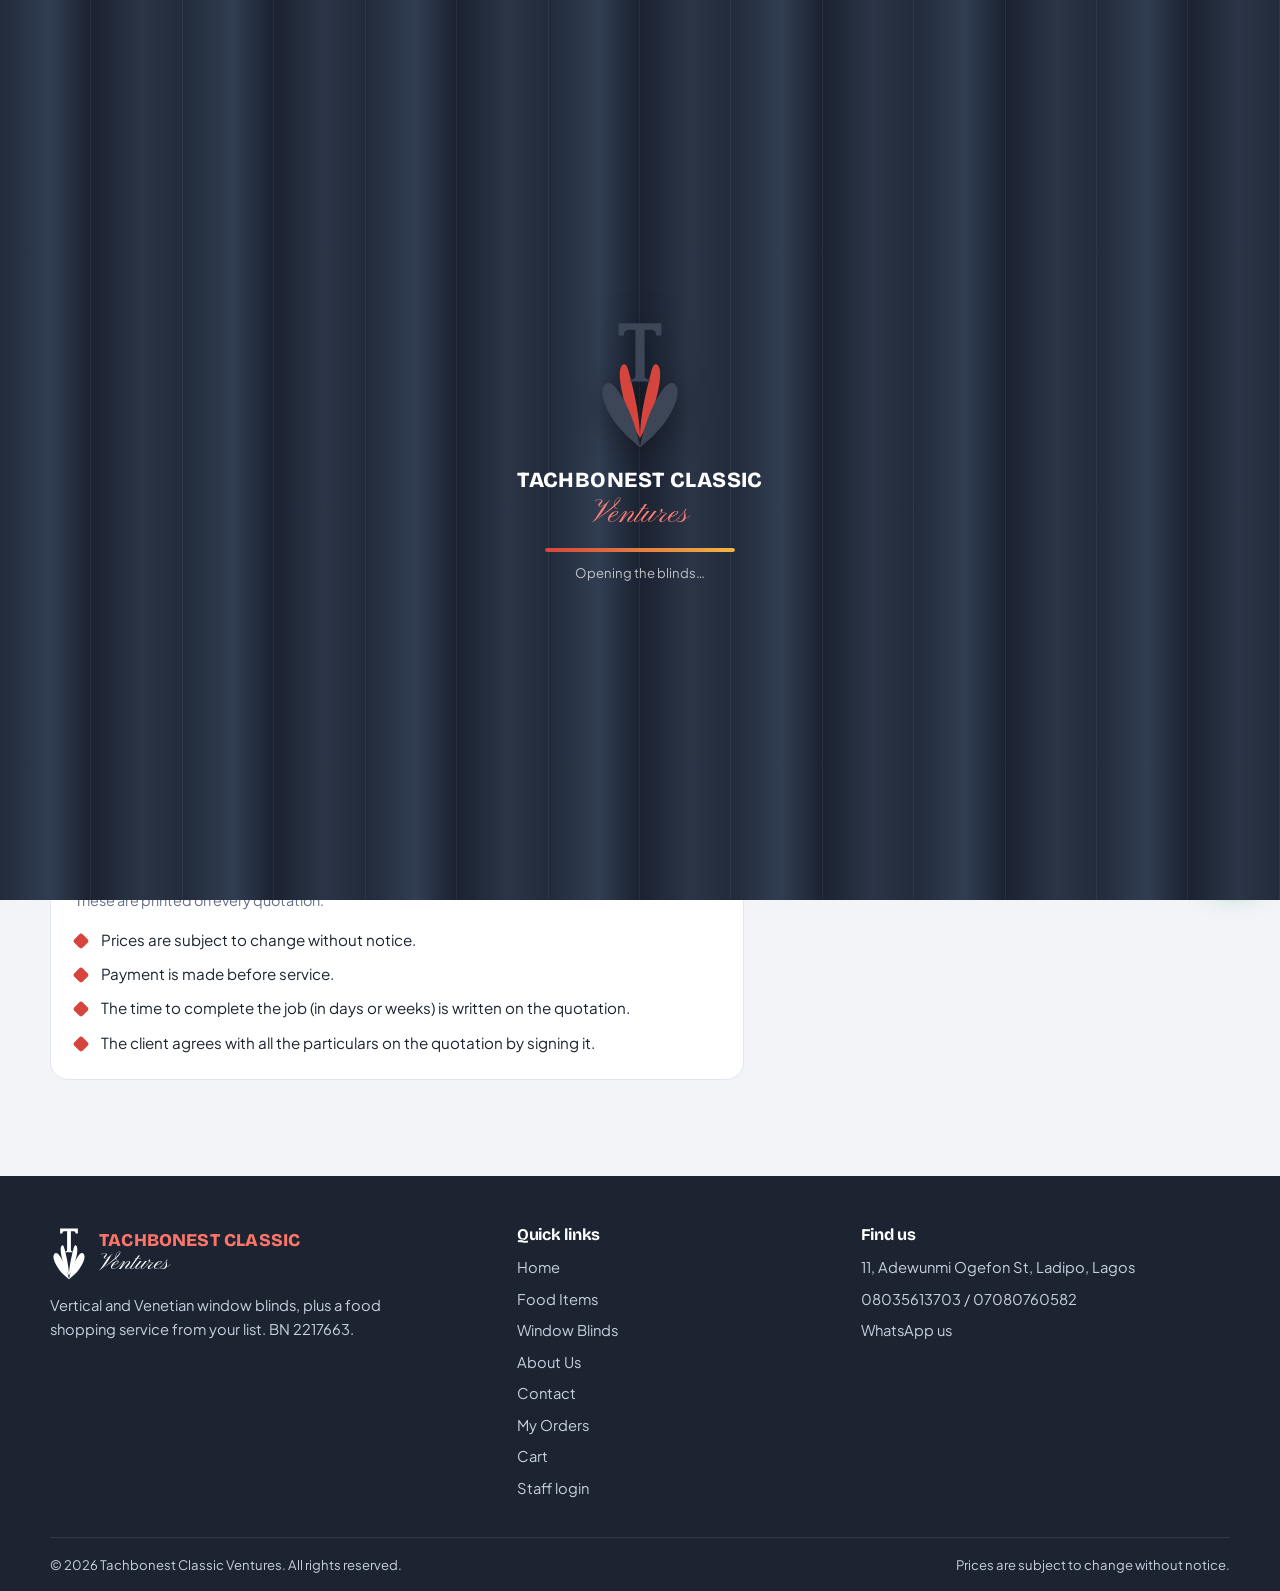
<file: about.html>
<!doctype html>
<html lang="en">
<head>
<meta charset="utf-8">
<meta name="viewport" content="width=device-width,initial-scale=1">
<title>About Us | Tachbonest Classic Ventures</title>
<meta name="description" content="About Tachbonest Classic Ventures, a registered business in Ladipo, Lagos supplying window blinds and food items.">
<meta name="theme-color" content="#3a4659">
<link rel="icon" href="assets/logo.svg" type="image/svg+xml">
<link rel="preconnect" href="https://fonts.googleapis.com">
<link rel="preconnect" href="https://fonts.gstatic.com" crossorigin>
<link href="https://fonts.googleapis.com/css2?family=Bricolage+Grotesque:opsz,wght@12..96,500;12..96,700;12..96,800&family=Pinyon+Script&family=Plus+Jakarta+Sans:wght@400;500;600;700&display=swap" rel="stylesheet">
<link rel="stylesheet" href="css/style.css">
<script>document.documentElement.classList.add('js')</script>
</head>
<body data-page="about">
<div id="loader" aria-hidden="true">
  <div class="ld-slats"><i style="--i:0"></i><i style="--i:1"></i><i style="--i:2"></i><i style="--i:3"></i><i style="--i:4"></i><i style="--i:5"></i><i style="--i:6"></i><i style="--i:7"></i><i style="--i:8"></i><i style="--i:9"></i><i style="--i:10"></i><i style="--i:11"></i><i style="--i:12"></i><i style="--i:13"></i></div>
  <div class="ld-center">
    <img class="ld-logo" src="assets/logo.svg" alt="">
    <div class="ld-name">TACHBONEST CLASSIC<em>Ventures</em></div>
    <div class="ld-bar"><span></span></div>
    <div class="ld-note">Opening the blinds…</div>
  </div>
</div>
<div id="site-header"></div>

<main>
<section class="page-hero"><div class="wrap"><h1>About Tachbonest Classic Ventures</h1><p>A registered Lagos business that supplies and installs window blinds, and buys food items for customers from their list.</p></div></section>
<section class="section"><div class="wrap about-grid">
  <div>
    <div class="card prose reveal">
      <h2 style="margin-top:0">What we do</h2>
      <p>We supply <b>vertical and Venetian blinds</b> for homes, offices, shops and churches. You give us the window sizes and the colours you like, and we send a written quotation. Installation can be added to the job.</p>
      <p>We also run a <b>food buying service</b>. You send the list of items and quantities you need, we confirm the current prices with you, and we buy the items for you.</p>
      <h2>How we work</h2>
      <ul class="cond">
        <li>Every blind job starts with a quotation that lists each window, its width and drop, the colour, and the price.</li>
        <li>Food prices move often, so we confirm prices with you before we buy.</li>
        <li>You can reach us by phone, WhatsApp, or through the order pages on this website.</li>
      </ul>
    </div>
    <div class="card reveal">
      <h2>Conditions of service</h2>
      <p class="sub">These are printed on every quotation.</p>
      <ul class="cond">
        <li>Prices are subject to change without notice.</li>
        <li>Payment is made before service.</li>
        <li>The time to complete the job (in days or weeks) is written on the quotation.</li>
        <li>The client agrees with all the particulars on the quotation by signing it.</li>
      </ul>
    </div>
  </div>
  <aside>
    <div class="logo-card reveal"><img src="assets/logo.svg" alt="Tachbonest logo"><div><h3 style="color:var(--red)">TACHBONEST CLASSIC</h3><div style="font-family:var(--script);font-size:1.9rem;line-height:1;color:var(--slate)">Ventures</div><small style="color:var(--muted)">BN 2217663</small></div></div>
    <div class="card reveal" id="contact"><h2>Visit or call</h2>
      <ul class="contact-list" id="aboutContact" style="margin-top:12px"></ul>
      <div class="acts"><a class="btn red" href="order-blinds.html">Order blinds</a><a class="btn ghost" href="order-food.html">Food list</a></div>
    </div>
  </aside>
</div></section>
</main>
<div id="site-footer"></div>
<script src="js/config.js"></script>
<script src="js/products.js"></script>
<script src="js/api.js"></script>
<script src="js/app.js"></script>
<script src="js/images.js"></script>
<script src="js/cart.js"></script>
<script>
document.addEventListener('DOMContentLoaded',()=>T.ready.then(()=>{const B=TACH_CONFIG.business,I=T.ICON;
T.$('#aboutContact').innerHTML=`<li>${I.pin}<span>${T.esc(B.address)}</span></li>`+B.phones.map(p=>`<li>${I.phone}<a href="tel:${p}">${p}</a></li>`).join('')+`<li>${I.wa}<a href="${T.wa('Hello Tachbonest, I need some help.')}" target="_blank" rel="noopener">Chat on WhatsApp</a></li>`+(B.email?`<li>${I.mail}<a href="mailto:${B.email}">${T.esc(B.email)}</a></li>`:'');}));
</script>
</body>
</html>
</file>
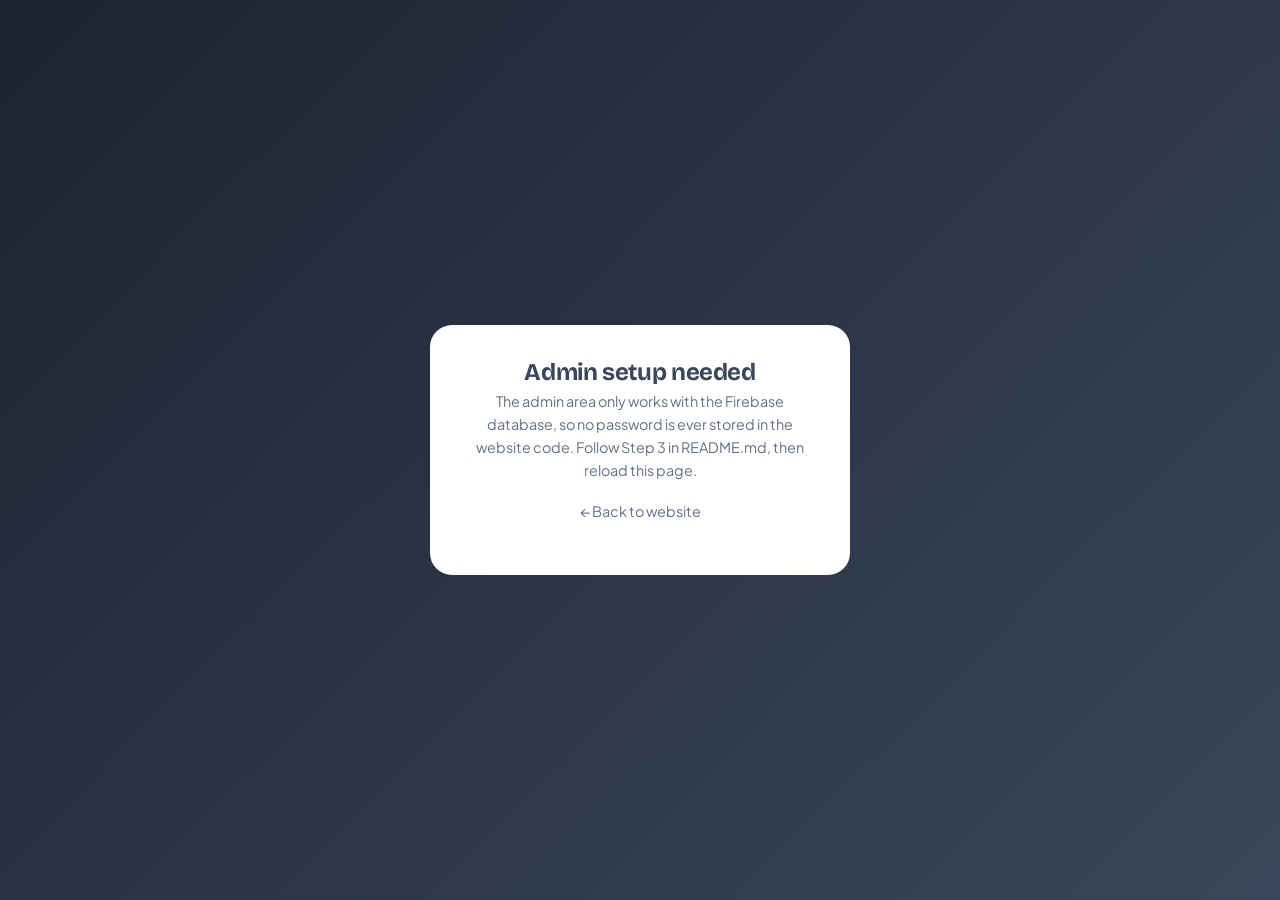
<file: admin.html>
<!doctype html>
<html lang="en">
<head>
<meta charset="utf-8">
<meta name="viewport" content="width=device-width,initial-scale=1">
<meta name="robots" content="noindex,nofollow">
<title>Admin | Tachbonest Classic Ventures</title>
<link rel="icon" href="assets/logo.svg" type="image/svg+xml">
<link rel="preconnect" href="https://fonts.googleapis.com">
<link rel="preconnect" href="https://fonts.gstatic.com" crossorigin>
<link href="https://fonts.googleapis.com/css2?family=Bricolage+Grotesque:opsz,wght@12..96,500;12..96,700;12..96,800&family=Pinyon+Script&family=Plus+Jakarta+Sans:wght@400;500;600;700&display=swap" rel="stylesheet">
<link rel="stylesheet" href="css/style.css">
</head>
<body data-page="admin">
<div class="login-wrap" id="login">
  <form class="login" id="loginForm">
    <img src="assets/logo.svg" alt="">
    <h1>Admin sign in</h1>
    <p id="loginHint">Enter the admin password.</p>
    <div class="field" id="emailF" hidden><label for="aEmail">Email</label><input id="aEmail" type="email" autocomplete="username"></div>
    <div class="field"><label for="aPass">Password</label><input id="aPass" type="password" autocomplete="current-password"><span class="err" id="loginErr"></span></div>
    <button class="btn red" style="width:100%" type="submit">Sign in</button>
    <p style="margin-top:14px;margin-bottom:0"><a href="index.html" style="color:var(--muted);font-size:.88rem">← Back to website</a></p>
  </form>
</div>

<div class="ad" id="app" hidden>
  <aside class="side">
    <a class="brand" href="index.html"><img src="assets/logo.svg" alt="" style="filter:brightness(0) invert(1)"><span class="brand-text"><b>TACHBONEST</b><i>Admin</i></span></a>
    <button class="tab on" data-tab="overview">Overview</button>
    <button class="tab" data-tab="blind">Blind orders</button>
    <button class="tab" data-tab="food">Food lists</button>
    <button class="tab" data-tab="request">Own lists &amp; files</button>
    <button class="tab" data-tab="enquiry">Enquiries</button>
    <button class="tab" data-tab="products">Products</button>
    <button class="tab" data-tab="settings">Settings</button>
    <button class="tab" data-tab="data">Backup &amp; export</button>
    <span class="sp"></span>
    <button class="tab" id="logout">Sign out</button>
  </aside>
  <main class="ad-main">
    <div class="ad-top"><h1 id="tabTitle">Overview</h1><div><span class="pill" id="modePill"></span> <button class="btn ghost sm" id="refresh">Refresh</button></div></div>
    <div class="note" id="localNote" style="margin-bottom:18px" hidden><b>Test mode.</b> Orders are stored in this browser only, so customers on other phones will not show up here. Switch to the shared database by following Step 3 in README.md.</div>

    <section id="tab-overview">
      <div class="stats" id="stats"></div>
      <h2 style="margin:6px 0 12px;font-size:1.2rem;color:var(--slate)">Latest orders</h2>
      <div class="tbl-wrap"><table class="tbl" id="recent"></table></div>
    </section>

    <section id="tab-blind" hidden><div class="tools"><input class="fi" data-s="blind" placeholder="Search name, phone, reference…"><select data-sf="blind"><option value="">All statuses</option><option>Pending</option><option>Quoted</option><option>Confirmed</option><option>Processing</option><option>Dispatched</option><option>Delivered</option><option>Rejected</option><option>Cancelled</option></select></div><div class="tbl-wrap"><table class="tbl" id="tbl-blind"></table></div></section>
    <section id="tab-food" hidden><div class="tools"><input class="fi" data-s="food" placeholder="Search name, phone, reference…"><select data-sf="food"><option value="">All statuses</option><option>Pending</option><option>Quoted</option><option>Confirmed</option><option>Processing</option><option>Dispatched</option><option>Delivered</option><option>Rejected</option><option>Cancelled</option></select></div><div class="tbl-wrap"><table class="tbl" id="tbl-food"></table></div></section>

    <section id="tab-request" hidden><div class="tools"><input class="fi" data-s="request" placeholder="Search name, phone, reference…"><select data-sf="request"><option value="">All statuses</option><option>Pending</option><option>Quoted</option><option>Confirmed</option><option>Processing</option><option>Dispatched</option><option>Delivered</option><option>Rejected</option><option>Cancelled</option></select></div><div class="tbl-wrap"><table class="tbl" id="tbl-request"></table></div></section>
    <section id="tab-enquiry" hidden><div class="tools"><input class="fi" data-s="enquiry" placeholder="Search name, phone, reference…"><select data-sf="enquiry"><option value="">All statuses</option><option>Pending</option><option>Quoted</option><option>Confirmed</option><option>Processing</option><option>Dispatched</option><option>Delivered</option><option>Rejected</option><option>Cancelled</option></select></div><div class="tbl-wrap"><table class="tbl" id="tbl-enquiry"></table></div></section>
    <section id="tab-products" hidden>
      <div class="tools"><button class="btn red" id="newProd">+ Add product</button><select id="pFilter"><option value="">Food and blinds</option><option value="food">Food items only</option><option value="blind">Blinds only</option></select><button class="btn ghost" id="resetProd">Reset to default catalogue</button></div>
      <div class="tbl-wrap"><table class="tbl" id="tbl-prod"></table></div>
    </section>

    <section id="tab-settings" hidden><form class="card" id="sForm"><h2>Business settings</h2><p class="sub">These appear on the public website.</p>
      <div class="grid2"><div class="field"><label for="sName">Company name</label><input id="sName" required></div><div class="field"><label for="sBn">Registration (BN) number</label><input id="sBn"></div></div>
      <div class="field"><label for="sAddr">Address</label><input id="sAddr"></div>
      <div class="grid2"><div class="field"><label for="sPh1">Phone 1</label><input id="sPh1" type="tel"></div><div class="field"><label for="sPh2">Phone 2</label><input id="sPh2" type="tel"></div></div>
      <div class="grid2"><div class="field"><label for="sWa">WhatsApp number (international, no +)</label><input id="sWa" placeholder="2348035613703"></div><div class="field"><label for="sEmail">Email</label><input id="sEmail" type="email"></div></div>
      <div class="field"><label for="sDesc">Short business description (shown in the footer)</label><textarea id="sDesc" style="min-height:64px"></textarea></div>
      <div class="grid2"><div class="field"><label for="sFb">Facebook link</label><input id="sFb" type="url"></div><div class="field"><label for="sIg">Instagram link</label><input id="sIg" type="url"></div></div>
      <div class="grid2"><div class="field"><label for="sTt">TikTok link</label><input id="sTt" type="url"></div><div class="field"><label for="sFee">Delivery fee in naira (empty = confirmed after order)</label><input id="sFee" type="number" min="0" step="any"></div></div>
      <div class="field"><label for="sLogo">Logo (optional, replaces the header and footer logo)</label><input id="sLogo" type="file" accept="image/*"></div>
      <button class="btn red" type="submit">Save settings</button></form></section>

    <section id="tab-data" hidden>
      <div class="card"><h2>Export</h2><p class="sub">Open the files in Excel or Google Sheets.</p><div class="acts" style="margin-top:0"><button class="btn" id="expCsv">Download orders (CSV)</button><button class="btn ghost" id="expJson">Download full backup (JSON)</button></div></div>
      <div class="card"><h2>Restore</h2><p class="sub">Load a backup file made with “Download full backup”. Orders already here are kept.</p><input type="file" id="impFile" accept="application/json"></div>
      <div class="card" id="clearCard"><h2>Clear test data</h2><p class="sub">Removes all orders saved in this browser. This cannot be undone.</p><button class="btn danger" id="clearAll">Delete all orders in this browser</button></div>
    </section>
  </main>
</div>

<dialog id="dlg"><button class="dlg-x" id="dlgX" aria-label="Close">×</button><div class="dlg-in" id="dlgBody"></div></dialog>
<dialog id="pdlg"><button class="dlg-x" id="pdlgX" aria-label="Close">×</button><div class="dlg-in">
  <h2 id="pTitle">Add product</h2>
  <form id="pForm">
    <div class="grid2"><div class="field"><label for="pType">Type</label><select id="pType"><option value="food">Food item</option><option value="blind">Window blind</option></select></div>
    <div class="field"><label for="pCat">Category</label><input id="pCat" list="catList" required><datalist id="catList"></datalist></div></div>
    <div class="field"><label for="pName">Name</label><input id="pName" required></div>
    <div class="grid2"><div class="field"><label for="pPrice">Price in naira (leave empty for “on request”)</label><input id="pPrice" type="number" min="0" step="any"></div>
    <div class="field"><label for="pUnit">Unit (food)</label><input id="pUnit" placeholder="bag, derica, gallon…"></div></div>
    <div class="grid2"><div class="field"><label for="pEmoji">Emoji (food, used when no photo)</label><input id="pEmoji" placeholder="🍚"></div>
    <div class="field"><label for="pBadge">Badge (optional)</label><input id="pBadge" placeholder="New, Popular…"></div></div>
    <div class="grid2"><div class="field"><label for="pStyle">Blind style (blinds)</label><select id="pStyle"><option value="vertical">Vertical</option><option value="venetian">Venetian</option></select></div>
    <div class="field"><label for="pColor">Blind colour (blinds)</label><input id="pColor" type="color" value="#8d95a0" style="height:42px;padding:4px"></div></div>
    <div class="field"><label for="pStock">Availability</label><select id="pStock"><option value="in">In stock</option><option value="low">Low stock</option><option value="out">Out of stock</option></select></div>
    <div class="field"><label for="pDesc">Short description</label><textarea id="pDesc" style="min-height:64px"></textarea></div>
    <div class="field"><label for="pImg">Photo (optional)</label><input id="pImg" type="file" accept="image/*"><div id="pPrev" style="margin-top:8px"></div></div>
    <label style="display:flex;gap:8px;align-items:center;margin-bottom:14px;font-weight:600"><input type="checkbox" id="pActive" checked> Show on website</label>
    <div class="acts" style="margin-top:0"><button class="btn red" type="submit">Save product</button><button class="btn ghost" type="button" id="pCancel">Cancel</button></div>
  </form>
</div></dialog>
<script src="js/config.js"></script>
<script src="js/products.js"></script>
<script src="js/api.js"></script>
<script src="js/app.js"></script>
<script src="js/admin.js"></script>
</body>
</html>
</file>
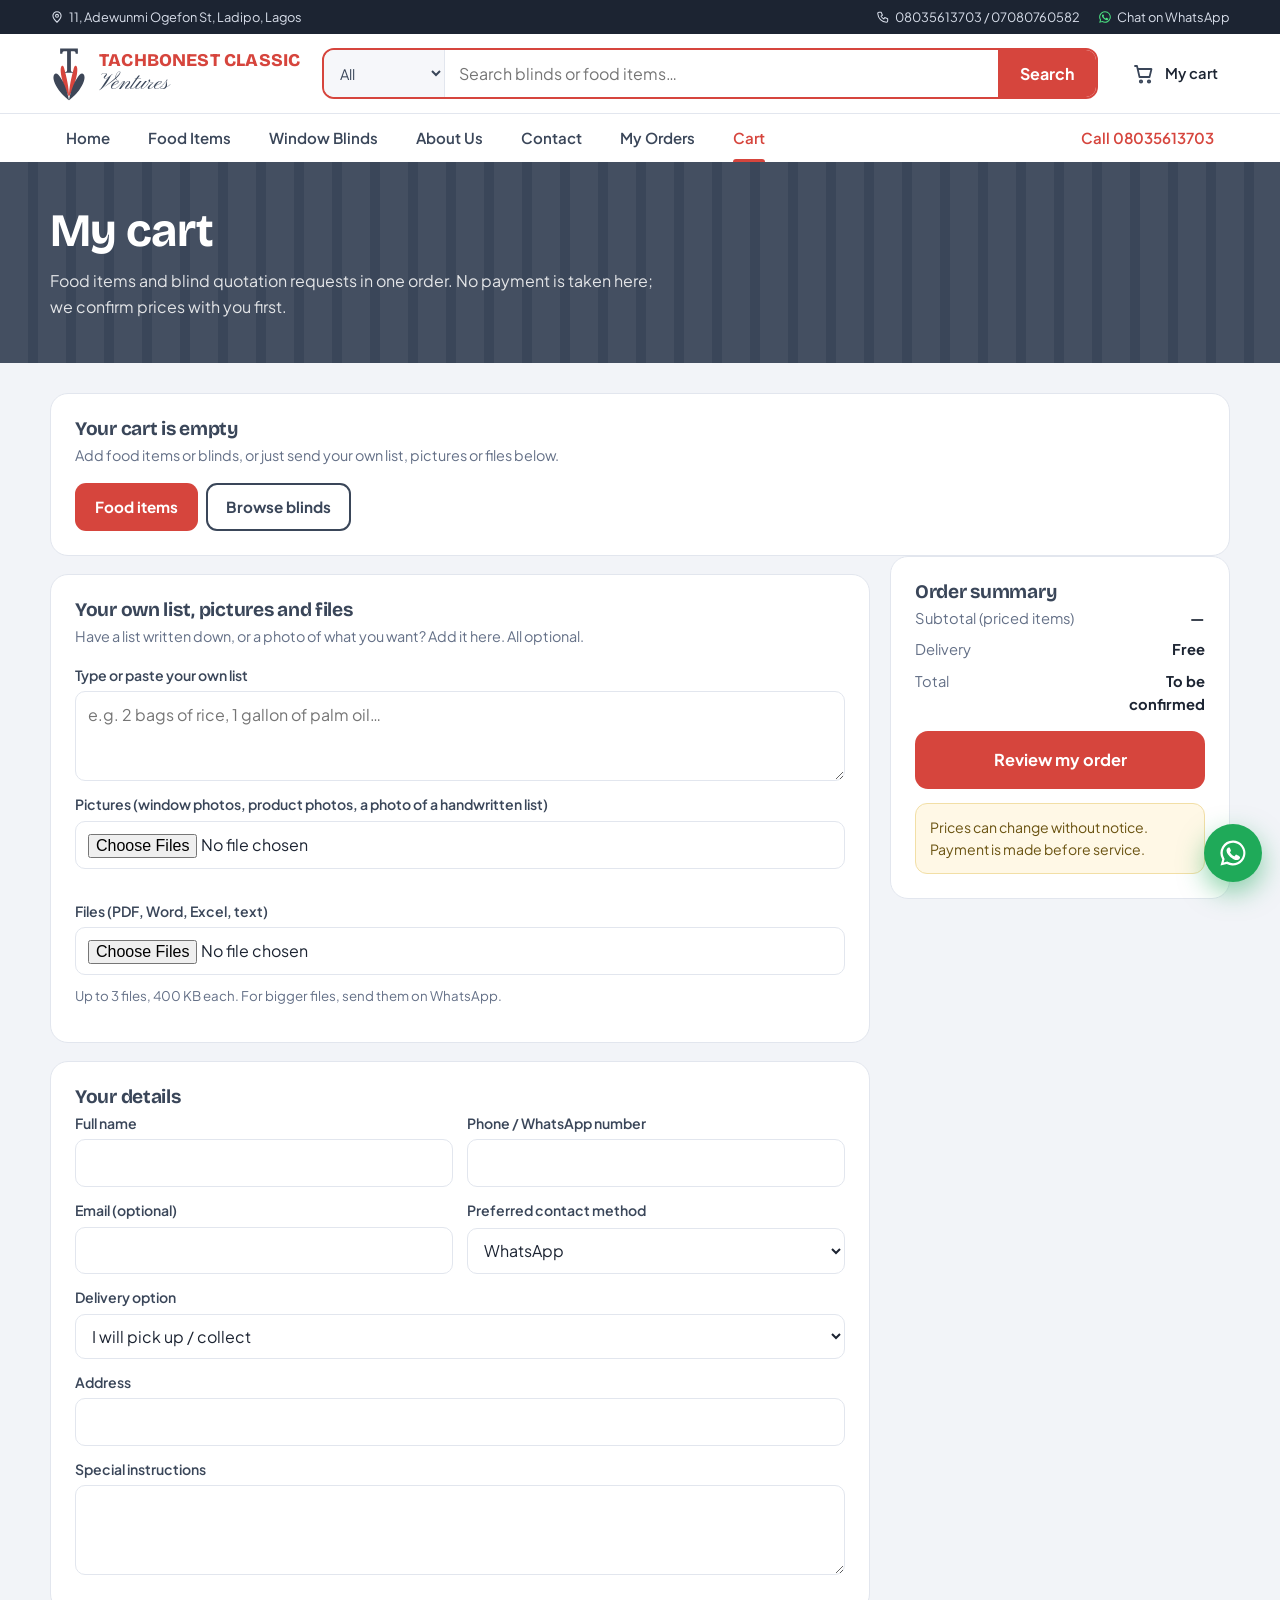
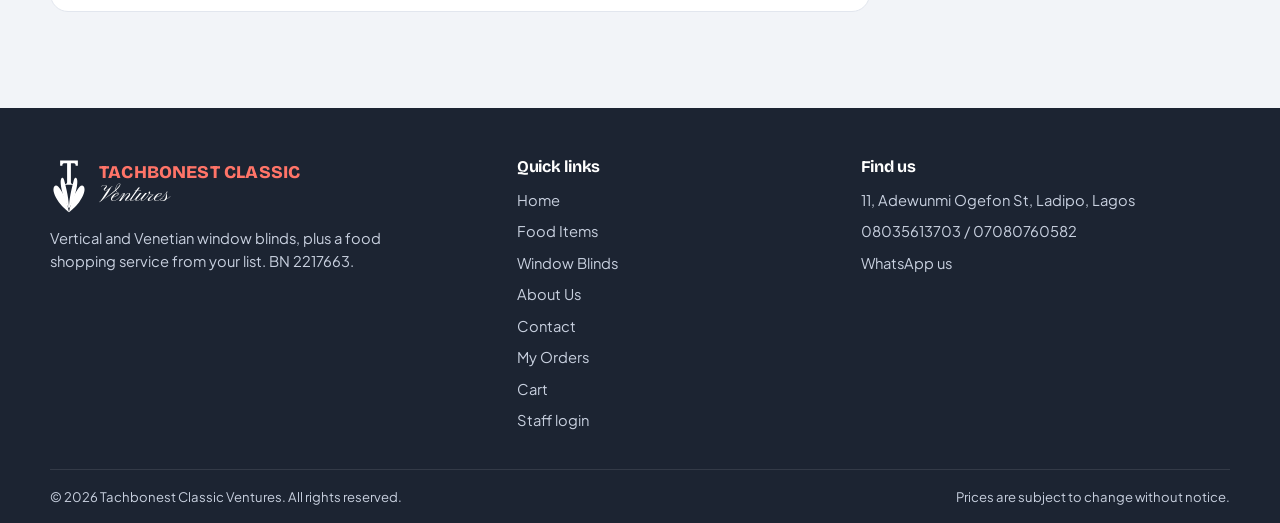
<file: cart.html>
<!doctype html>
<html lang="en">
<head>
<meta charset="utf-8">
<meta name="viewport" content="width=device-width,initial-scale=1">
<title>My Cart | Tachbonest Classic Ventures</title>
<meta name="description" content="Review your food items and blind quotation requests, then send your order to Tachbonest Classic Ventures.">
<meta name="robots" content="noindex">
<meta name="theme-color" content="#3a4659">
<link rel="icon" href="assets/logo.svg" type="image/svg+xml">
<link rel="preconnect" href="https://fonts.googleapis.com">
<link rel="preconnect" href="https://fonts.gstatic.com" crossorigin>
<link href="https://fonts.googleapis.com/css2?family=Bricolage+Grotesque:opsz,wght@12..96,500;12..96,700;12..96,800&family=Pinyon+Script&family=Plus+Jakarta+Sans:wght@400;500;600;700&display=swap" rel="stylesheet">
<link rel="stylesheet" href="css/style.css">
<script>document.documentElement.classList.add('js')</script>
</head>
<body data-page="cart">
<div id="site-header"></div>
<main>
<section class="page-hero"><div class="wrap"><h1>My cart</h1><p>Food items and blind quotation requests in one order. No payment is taken here; we confirm prices with you first.</p></div></section>
<section class="section" style="padding-top:30px"><div class="wrap">
  <div class="card" id="cartEmpty" hidden><h2>Your cart is empty</h2><p class="sub">Add food items or blinds, or just send your own list, pictures or files below.</p><div class="acts"><a class="btn red" href="order-food.html">Food items</a><a class="btn ghost" href="index.html#shop">Browse blinds</a></div></div>
  <form class="split" id="cForm" novalidate>
    <div id="cartMain">
      <div class="card" id="foodBox"><h2>Food items</h2><p class="sub">Prices shown are the current listed prices. Items without a price are confirmed by us.</p><div id="foodRows"></div></div>
      <div class="card" id="blindBox"><h2>Window blinds</h2><p class="sub">Enter each window size. Blind prices come from a written quotation.</p>
        <div class="field" style="max-width:220px"><label for="unitSel">Measured in</label><select id="unitSel"><option>cm</option><option>inches</option><option>feet</option><option>metres</option></select></div><div id="blindRows"></div></div>
      <div class="card" id="photoBox"><span id="own"></span><h2>Your own list, pictures and files</h2><p class="sub">Have a list written down, or a photo of what you want? Add it here. All optional.</p>
        <div class="field"><label for="ownList">Type or paste your own list</label><textarea id="ownList" placeholder="e.g. 2 bags of rice, 1 gallon of palm oil…"></textarea></div>
        <div class="field"><label for="files">Pictures (window photos, product photos, a photo of a handwritten list)</label><input type="file" id="files" accept="image/*" multiple><div class="thumbs" id="thumbs"></div></div>
        <div class="field"><label for="docs">Files (PDF, Word, Excel, text)</label><input type="file" id="docs" accept=".pdf,.doc,.docx,.xls,.xlsx,.csv,.txt" multiple><div id="fileList"></div><small style="color:var(--muted)">Up to 3 files, 400 KB each. For bigger files, send them on WhatsApp.</small></div></div>
      <div class="card"><h2>Your details</h2>
        <div class="grid2"><div class="field" data-f="name"><label for="kName">Full name</label><input id="kName" autocomplete="name"><span class="err">Enter your name.</span></div>
        <div class="field" data-f="phone"><label for="kPhone">Phone / WhatsApp number</label><input id="kPhone" type="tel" autocomplete="tel"><span class="err">Enter a phone number we can reach.</span></div></div>
        <div class="grid2"><div class="field"><label for="kEmail">Email (optional)</label><input id="kEmail" type="email" autocomplete="email"></div>
        <div class="field"><label for="kPref">Preferred contact method</label><select id="kPref"><option>WhatsApp</option><option>Phone call</option><option>SMS</option><option>Email</option></select></div></div>
        <div class="field"><label for="dOpts">Delivery option</label><select id="dOpts"></select></div>
        <div class="field" data-f="addr"><label for="kAddr">Address <span id="addrReq" hidden>(required for delivery)</span></label><input id="kAddr" autocomplete="street-address"><span class="err">Enter the address for delivery.</span></div>
        <div class="field"><label for="kNotes">Special instructions</label><textarea id="kNotes"></textarea></div>
      </div>
    </div>
    <aside class="sticky"><div class="card sum"><h2>Order summary</h2>
      <dl><dt>Subtotal (priced items)</dt><dd id="tSub">—</dd><dt>Delivery</dt><dd id="tFee">—</dd><dt>Total</dt><dd id="tTot">—</dd></dl>
      <div class="field" id="cErr" style="display:none"><span class="err" style="display:block" id="cErrTxt"></span></div>
      <button class="btn red lg" style="width:100%;margin-top:14px" type="submit">Review my order</button>
      <div class="note" style="margin-top:14px">Prices can change without notice. Payment is made before service.</div></div></aside>
  </form>
</div></section>
<dialog id="rev"><button class="dlg-x" id="revX" aria-label="Close">×</button><div class="dlg-in"><h2>Review your order</h2><div id="revBody"></div><div class="acts"><button class="btn red" id="revGo" type="button">Confirm and send</button></div></div></dialog>
<dialog id="done"><div class="dlg-in" style="text-align:center"><div class="okmark"><svg viewBox="0 0 24 24" fill="none" stroke="currentColor" stroke-width="3" stroke-linecap="round" stroke-linejoin="round"><path d="M5 12.5l4.5 4.5L19 7.5"/></svg></div><h2>Order received</h2><p style="color:var(--muted)">Keep your reference number(s). We will contact you to confirm prices.</p><div id="refList"></div><div class="acts" style="justify-content:center"><a class="btn wa" id="waBtn" target="_blank" rel="noopener">Send on WhatsApp</a><a class="btn ghost" href="index.html">Back to home</a></div></div></dialog>
</main>
<div id="site-footer"></div>
<script src="js/config.js"></script>
<script src="js/products.js"></script>
<script src="js/api.js"></script>
<script src="js/app.js"></script>
<script src="js/images.js"></script>
<script src="js/cart.js"></script>
</body>
</html>
</file>
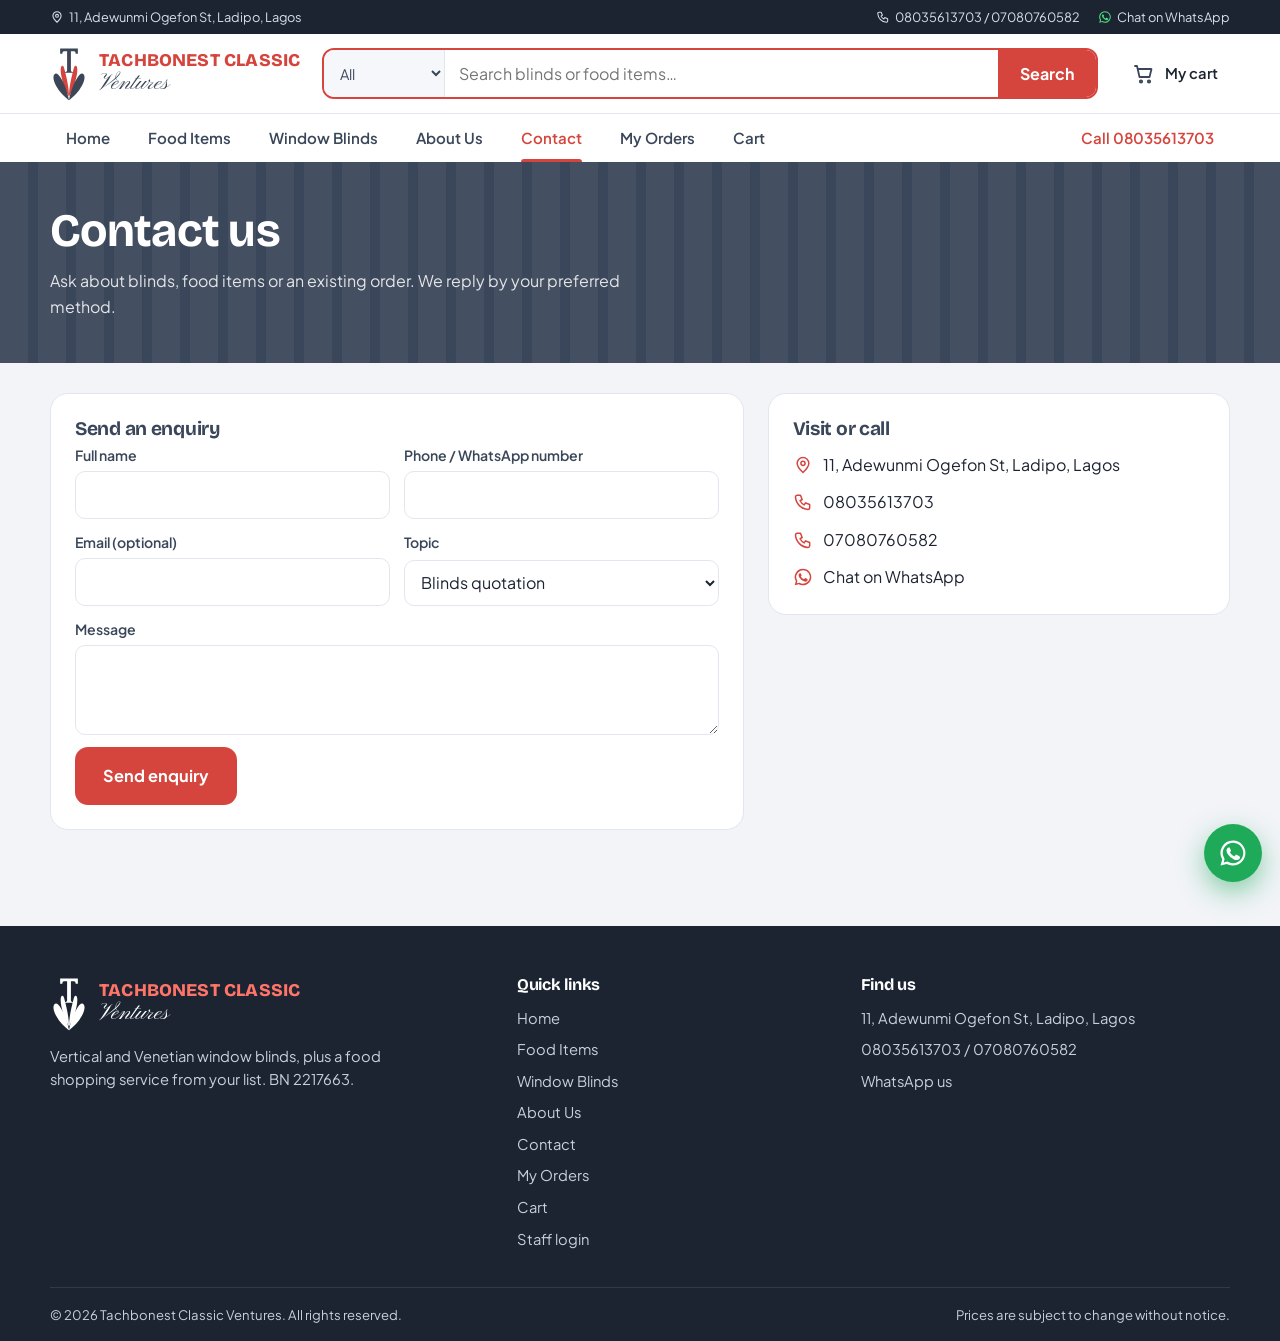
<file: contact.html>
<!doctype html>
<html lang="en">
<head>
<meta charset="utf-8">
<meta name="viewport" content="width=device-width,initial-scale=1">
<title>Contact Us | Tachbonest Classic Ventures</title>
<meta name="description" content="Contact Tachbonest Classic Ventures in Ladipo, Lagos. Call, WhatsApp or send an enquiry about blinds or food items.">
<meta name="theme-color" content="#3a4659">
<link rel="icon" href="assets/logo.svg" type="image/svg+xml">
<link rel="preconnect" href="https://fonts.googleapis.com">
<link rel="preconnect" href="https://fonts.gstatic.com" crossorigin>
<link href="https://fonts.googleapis.com/css2?family=Bricolage+Grotesque:opsz,wght@12..96,500;12..96,700;12..96,800&family=Pinyon+Script&family=Plus+Jakarta+Sans:wght@400;500;600;700&display=swap" rel="stylesheet">
<link rel="stylesheet" href="css/style.css">
<script>document.documentElement.classList.add('js')</script>
</head>
<body data-page="contact">
<div id="site-header"></div>
<main>
<section class="page-hero"><div class="wrap"><h1>Contact us</h1><p>Ask about blinds, food items or an existing order. We reply by your preferred method.</p></div></section>
<section class="section" style="padding-top:30px"><div class="wrap about-grid">
  <form class="card" id="eForm" novalidate><h2>Send an enquiry</h2>
    <div class="grid2"><div class="field" data-f="name"><label for="eName">Full name</label><input id="eName" autocomplete="name"><span class="err">Enter your name.</span></div>
    <div class="field" data-f="phone"><label for="ePhone">Phone / WhatsApp number</label><input id="ePhone" type="tel" autocomplete="tel"><span class="err">Enter a phone number we can reach.</span></div></div>
    <div class="grid2"><div class="field"><label for="eMail">Email (optional)</label><input id="eMail" type="email"></div>
    <div class="field"><label for="eSub">Topic</label><select id="eSub"><option>Blinds quotation</option><option>Food items</option><option>Existing order</option><option>Other</option></select></div></div>
    <div class="field" data-f="msg"><label for="eMsg">Message</label><textarea id="eMsg"></textarea><span class="err">Write your message.</span></div>
    <div class="field" id="eErr" style="display:none"><span class="err" style="display:block" id="eErrTxt"></span></div>
    <button class="btn red lg" id="eBtn" type="submit">Send enquiry</button>
  </form>
  <aside><div class="card"><h2>Visit or call</h2><ul class="contact-list" id="aboutContact" style="margin-top:12px"></ul></div></aside>
</div></section>
<dialog id="done"><div class="dlg-in" style="text-align:center"><div class="okmark"><svg viewBox="0 0 24 24" fill="none" stroke="currentColor" stroke-width="3" stroke-linecap="round" stroke-linejoin="round"><path d="M5 12.5l4.5 4.5L19 7.5"/></svg></div><h2>Enquiry received</h2><div class="refbox" id="refNo"></div><div class="acts" style="justify-content:center"><a class="btn wa" id="waBtn" target="_blank" rel="noopener">Also send on WhatsApp</a><a class="btn ghost" href="index.html">Back to home</a></div></div></dialog>
</main>
<div id="site-footer"></div>
<script src="js/config.js"></script>
<script src="js/products.js"></script>
<script src="js/api.js"></script>
<script src="js/app.js"></script>
<script>
document.addEventListener('DOMContentLoaded',()=>T.ready.then(()=>{const B=TACH_CONFIG.business,I=T.ICON,$=T.$;
$('#aboutContact').innerHTML=`<li>${I.pin}<span>${T.esc(B.address)}</span></li>`+B.phones.map(p=>`<li>${I.phone}<a href="tel:${p}">${p}</a></li>`).join('')+`<li>${I.wa}<a href="${T.wa('Hello Tachbonest, I need some help.')}" target="_blank" rel="noopener">Chat on WhatsApp</a></li>`+(B.email?`<li>${I.mail}<a href="mailto:${B.email}">${T.esc(B.email)}</a></li>`:'');
$('#eForm').onsubmit=async e=>{e.preventDefault();$('#eErr').style.display='none';T.$$('#eForm .field[data-f]').forEach(f=>f.classList.remove('bad'));
const name=$('#eName').value.trim(),phone=$('#ePhone').value.trim(),msg=$('#eMsg').value.trim();let bad=false;
if(!name){$('[data-f=name]').classList.add('bad');bad=true}if(phone.replace(/\D/g,'').length<10){$('[data-f=phone]').classList.add('bad');bad=true}if(!msg){$('[data-f=msg]').classList.add('bad');bad=true}if(bad)return;
const id=T.uid('E'),o={id,ref:'EN-'+id.slice(1),type:'enquiry',status:'Pending',createdAt:new Date().toISOString(),customer:{name,phone,email:$('#eMail').value.trim(),address:''},details:{subject:$('#eSub').value},images:[],notes:msg},b=$('#eBtn');b.disabled=true;b.textContent='Sending…';
try{await Store.addOrder(o)}catch(x){console.error(x);b.disabled=false;b.textContent='Send enquiry';$('#eErr').style.display='block';$('#eErrTxt').textContent='We could not send your enquiry. Please use WhatsApp or call us.';return}
$('#refNo').textContent=o.ref;$('#waBtn').href=T.wa(`Hello Tachbonest, I sent an enquiry (Ref ${o.ref}).\nName: ${name}\nTopic: ${o.details.subject}\n${msg}`);$('#done').showModal();$('#eForm').reset();b.disabled=false;b.textContent='Send enquiry';};}));
</script>
</body>
</html>
</file>
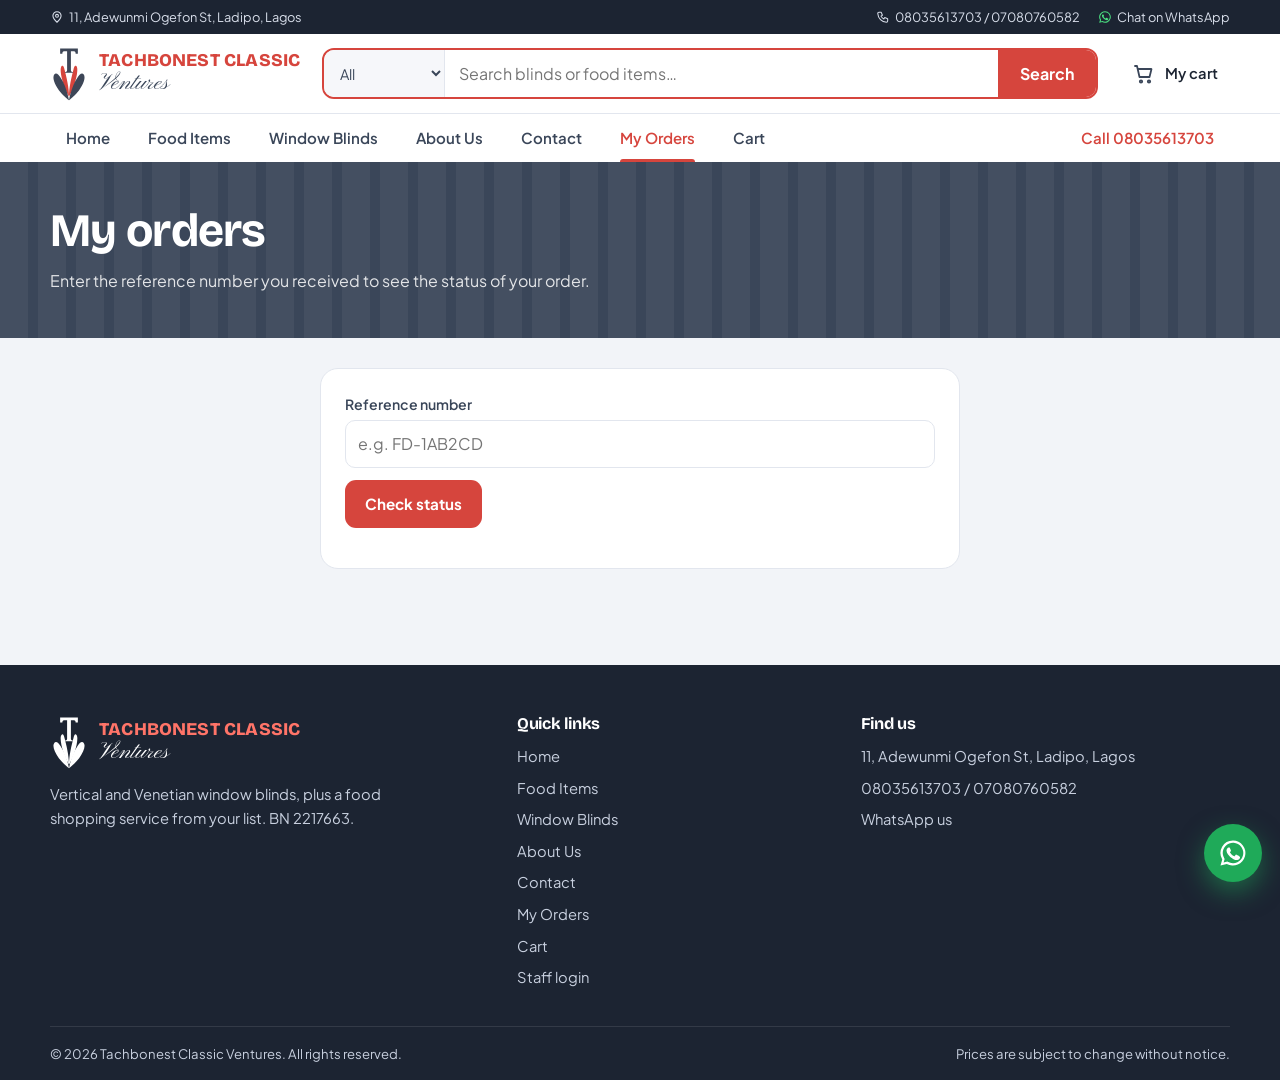
<file: my-orders.html>
<!doctype html>
<html lang="en">
<head>
<meta charset="utf-8">
<meta name="viewport" content="width=device-width,initial-scale=1">
<title>My Orders | Tachbonest Classic Ventures</title>
<meta name="robots" content="noindex">
<meta name="theme-color" content="#3a4659">
<link rel="icon" href="assets/logo.svg" type="image/svg+xml">
<link href="https://fonts.googleapis.com/css2?family=Bricolage+Grotesque:opsz,wght@12..96,500;12..96,700;12..96,800&family=Pinyon+Script&family=Plus+Jakarta+Sans:wght@400;500;600;700&display=swap" rel="stylesheet">
<link rel="stylesheet" href="css/style.css">
<style>.trk{list-style:none;padding:0;margin:16px 0}.trk li{padding:10px 0 10px 34px;position:relative;color:var(--muted)}.trk li::before{content:"";position:absolute;left:6px;top:14px;width:14px;height:14px;border-radius:50%;border:2px solid var(--line);background:#fff}.trk li.d{color:var(--slate);font-weight:600}.trk li.d::before{background:var(--red);border-color:var(--red)}</style>
<script>document.documentElement.classList.add('js')</script>
</head>
<body data-page="orders">
<div id="site-header"></div>
<main>
<section class="page-hero"><div class="wrap"><h1>My orders</h1><p>Enter the reference number you received to see the status of your order.</p></div></section>
<section class="section" style="padding-top:30px"><div class="wrap" style="max-width:640px">
  <form class="card" id="tForm"><div class="field"><label for="tRef">Reference number</label><input id="tRef" placeholder="e.g. FD-1AB2CD"></div><button class="btn red" type="submit">Check status</button>
    <div id="recent" style="margin-top:16px"></div></form>
  <div class="card" id="tOut" hidden></div>
</div></section>
</main>
<div id="site-footer"></div>
<script src="js/config.js"></script>
<script src="js/products.js"></script>
<script src="js/api.js"></script>
<script src="js/app.js"></script>
<script>
document.addEventListener('DOMContentLoaded',()=>{const $=T.$,STEPS=['Pending','Confirmed','Processing','Dispatched','Delivered'];
let mine=[];try{mine=JSON.parse(localStorage.getItem('tach_myrefs'))||[]}catch(e){}
$('#recent').innerHTML=mine.length?'<div class="lbl">Orders sent from this device</div><div class="chips">'+mine.map(m=>`<button type="button" class="chip" data-r="${T.esc(m.ref)}">${T.esc(m.ref)}</button>`).join('')+'</div>':'';
async function check(ref){const out=$('#tOut');out.hidden=false;out.innerHTML='<p>Checking…</p>';let r=null;try{r=await Store.track(ref)}catch(e){out.innerHTML='<p>We could not check right now. Please try again, or contact us on WhatsApp.</p>';return}
if(!r){out.innerHTML='<h2>Not found</h2><p>We could not find that reference. Check the number and try again.</p>';return}
const s=r.status;let body;
if(s==='Rejected'||s==='Cancelled')body=`<p><b>This order is ${s.toLowerCase()}.</b> Contact us if you have questions.</p>`;
else{const at=s==='Quoted'?0.5:STEPS.indexOf(s);body='<ol class="trk">'+STEPS.map((x,i)=>`<li class="${i<=at?'d':''}">${x}${i===0&&s==='Quoted'?' (quotation sent)':''}</li>`).join('')+'</ol>'}
out.innerHTML=`<h2>${T.esc(r.ref)}</h2><p class="sub">Status: <b>${T.esc(s)}</b></p>${body}<a class="btn wa" target="_blank" rel="noopener" href="${T.wa('Hello Tachbonest, I am asking about order '+r.ref+'.')}">Ask on WhatsApp</a>`}
$('#tForm').onsubmit=e=>{e.preventDefault();const v=$('#tRef').value.trim();if(v)check(v)};
document.addEventListener('click',e=>{const b=e.target.closest('[data-r]');if(b){$('#tRef').value=b.dataset.r;check(b.dataset.r)}});});
</script>
</body>
</html>
</file>
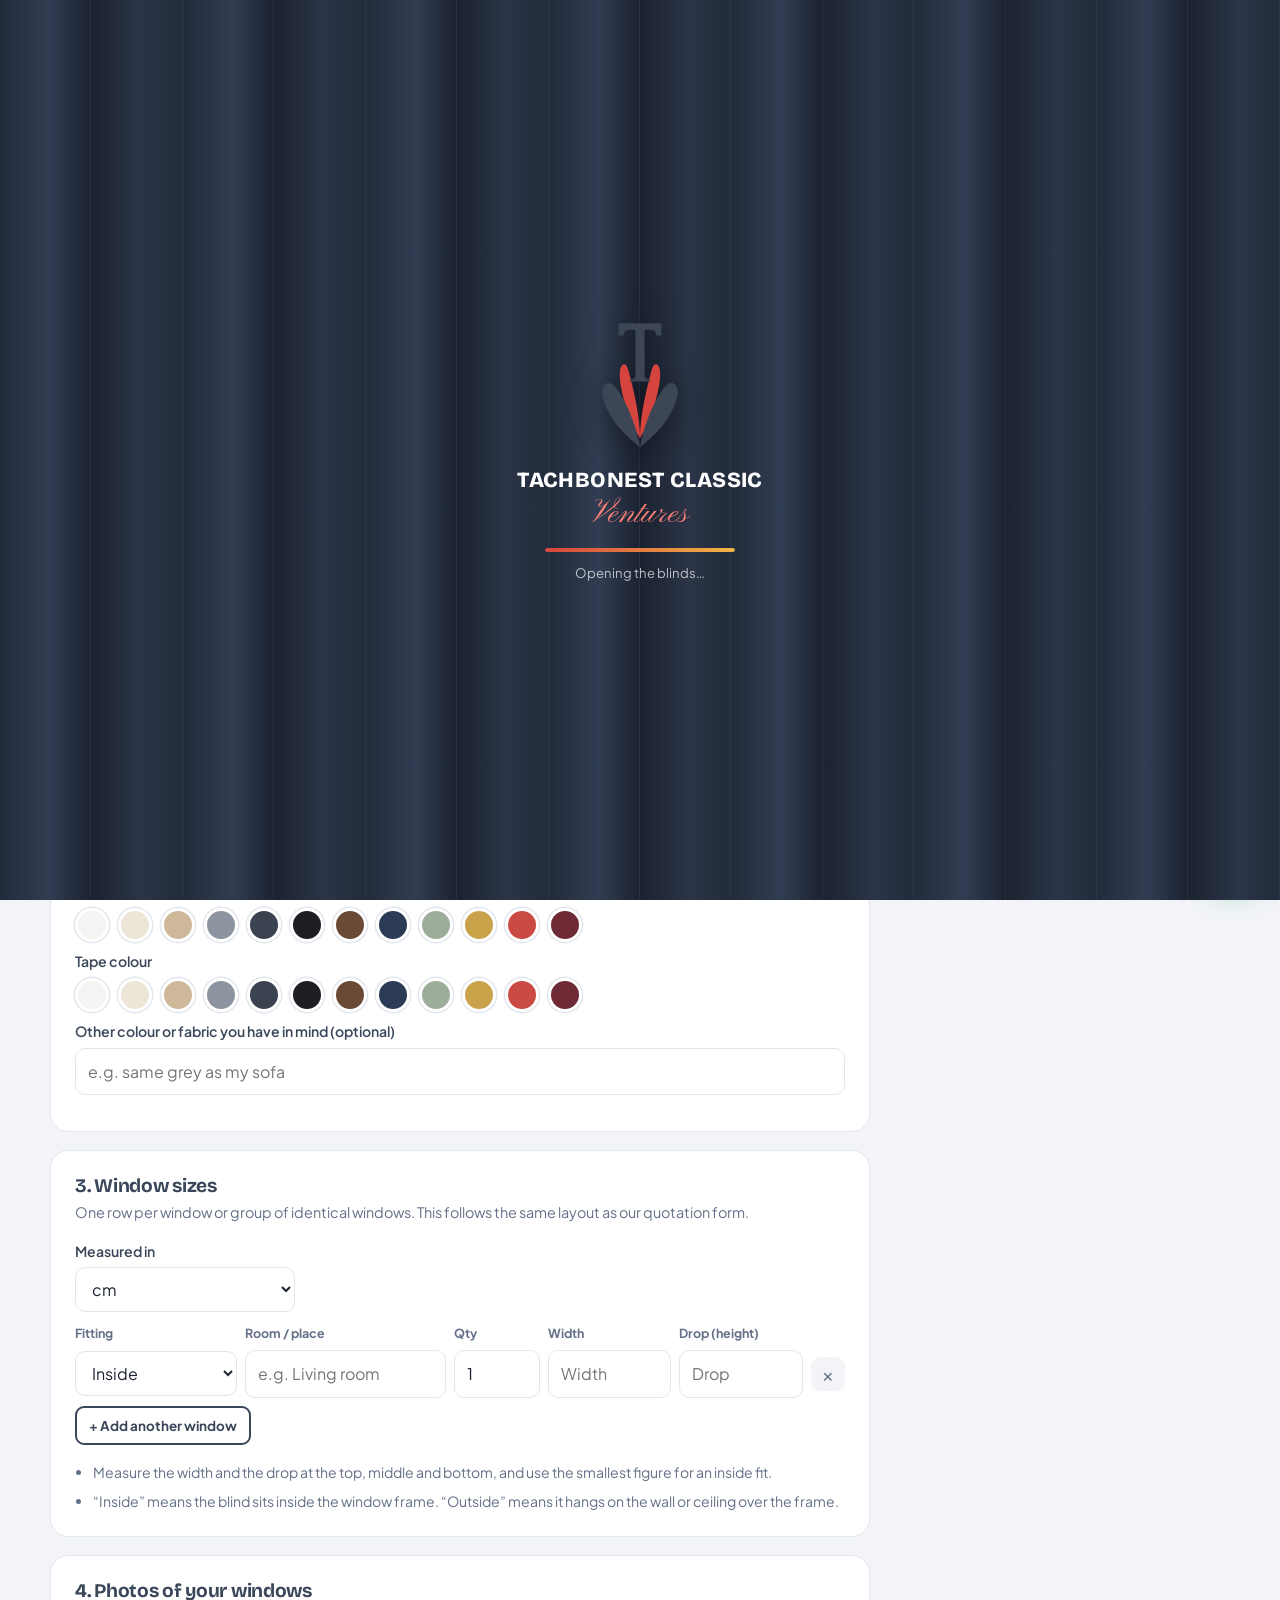
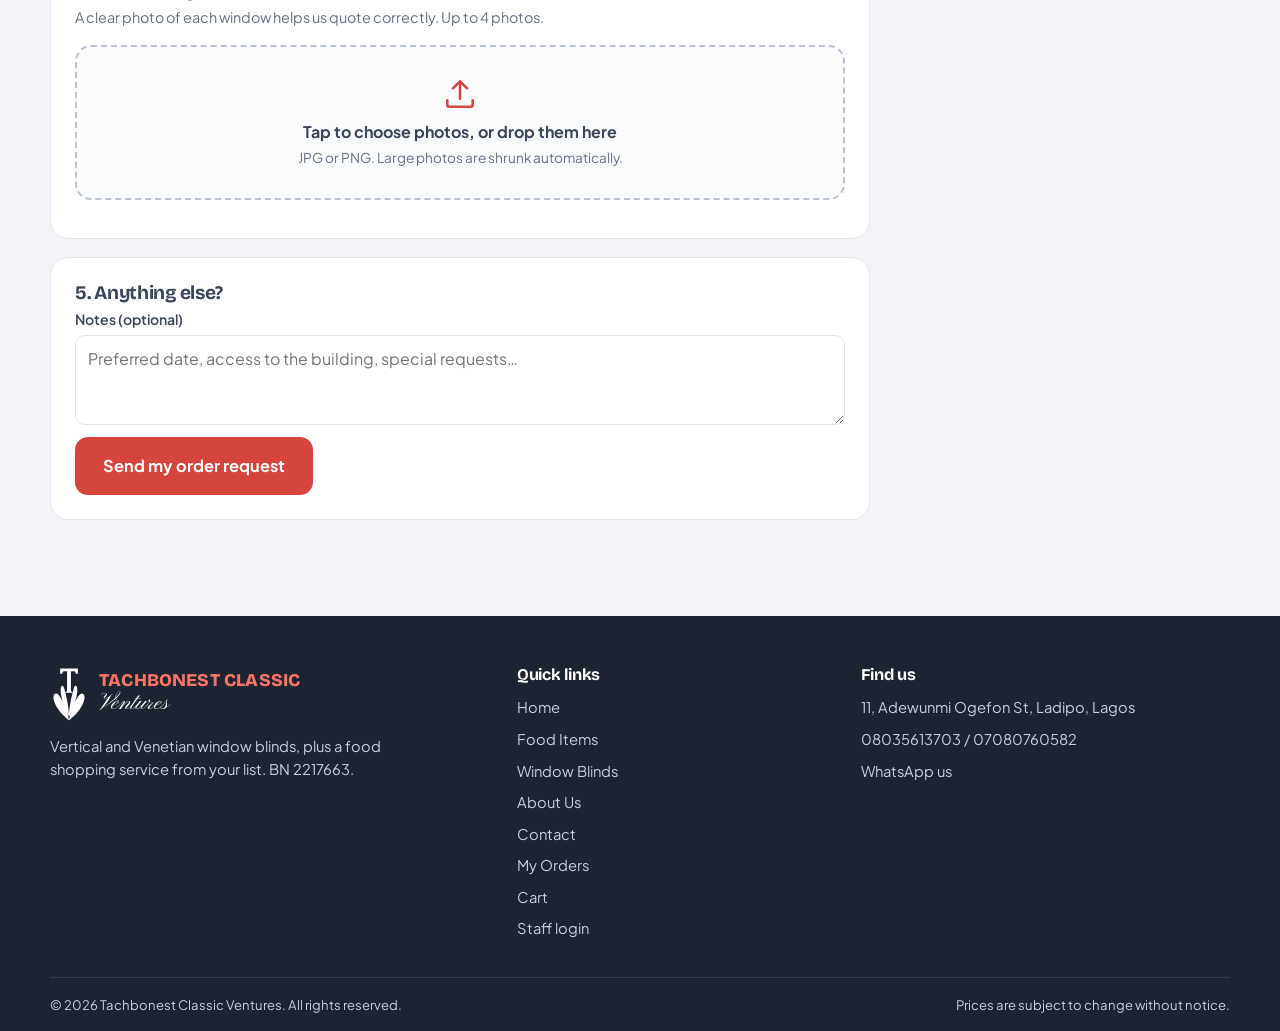
<file: order-blinds.html>
<!doctype html>
<html lang="en">
<head>
<meta charset="utf-8">
<meta name="viewport" content="width=device-width,initial-scale=1">
<title>Order Blinds | Tachbonest Classic Ventures</title>
<meta name="description" content="Order vertical or Venetian blinds. Enter your window sizes and upload a photo of your window to get a quotation.">
<meta name="theme-color" content="#3a4659">
<link rel="icon" href="assets/logo.svg" type="image/svg+xml">
<link rel="preconnect" href="https://fonts.googleapis.com">
<link rel="preconnect" href="https://fonts.gstatic.com" crossorigin>
<link href="https://fonts.googleapis.com/css2?family=Bricolage+Grotesque:opsz,wght@12..96,500;12..96,700;12..96,800&family=Pinyon+Script&family=Plus+Jakarta+Sans:wght@400;500;600;700&display=swap" rel="stylesheet">
<link rel="stylesheet" href="css/style.css">
<script>document.documentElement.classList.add('js')</script>
</head>
<body data-page="blinds">
<div id="loader" aria-hidden="true">
  <div class="ld-slats"><i style="--i:0"></i><i style="--i:1"></i><i style="--i:2"></i><i style="--i:3"></i><i style="--i:4"></i><i style="--i:5"></i><i style="--i:6"></i><i style="--i:7"></i><i style="--i:8"></i><i style="--i:9"></i><i style="--i:10"></i><i style="--i:11"></i><i style="--i:12"></i><i style="--i:13"></i></div>
  <div class="ld-center">
    <img class="ld-logo" src="assets/logo.svg" alt="">
    <div class="ld-name">TACHBONEST CLASSIC<em>Ventures</em></div>
    <div class="ld-bar"><span></span></div>
    <div class="ld-note">Opening the blinds…</div>
  </div>
</div>
<div id="site-header"></div>

<main>
<section class="page-hero"><div class="wrap"><h1>Order your blinds</h1><p>Tell us what you want, add your window sizes, and upload a photo of each window. We reply with a quotation.</p></div></section>
<section class="section" style="padding-top:30px"><div class="wrap">
<form id="bForm" class="split" novalidate>
  <div>
    <div class="card"><h2>1. Your details</h2><p class="sub">So we know who to send the quotation to.</p>
      <div class="grid2">
        <div class="field" data-f="name"><label for="cName">Full name</label><input id="cName" autocomplete="name"><span class="err">Enter your name.</span></div>
        <div class="field" data-f="phone"><label for="cPhone">Phone / WhatsApp number</label><input id="cPhone" type="tel" autocomplete="tel" placeholder="080…"><span class="err">Enter a phone number we can reach.</span></div>
      </div>
      <div class="grid2">
        <div class="field"><label for="cEmail">Email (optional)</label><input id="cEmail" type="email" autocomplete="email"></div>
        <div class="field"><label for="cAddr">Address where blinds will be fitted</label><input id="cAddr" autocomplete="street-address" placeholder="Street, area, Lagos"></div>
      </div>
    </div>

    <div class="card"><h2>2. Type and colour</h2><p class="sub">Not sure? Choose “Advise me” and we will guide you.</p>
      <div class="opts" role="radiogroup" aria-label="Blind type">
        <label class="opt"><input type="radio" name="btype" value="Vertical" checked><span>Vertical<small>Upright louvres</small></span></label>
        <label class="opt"><input type="radio" name="btype" value="Venetian"><span>Venetian<small>Horizontal slats</small></span></label>
        <label class="opt"><input type="radio" name="btype" value="Not sure"><span>Advise me<small>We will help</small></span></label>
      </div>
      <div style="margin-top:16px"><div class="lbl">Rail / slat colour</div><div class="swatches" id="railSw"></div><div class="selname" id="railName"></div></div>
      <div><div class="lbl">Tape colour</div><div class="swatches" id="tapeSw"></div><div class="selname" id="tapeName"></div></div>
      <div class="field"><label for="otherColor">Other colour or fabric you have in mind (optional)</label><input id="otherColor" placeholder="e.g. same grey as my sofa"></div>
    </div>

    <div class="card"><h2>3. Window sizes</h2><p class="sub">One row per window or group of identical windows. This follows the same layout as our quotation form.</p>
      <div class="field" style="max-width:220px"><label for="unit">Measured in</label><select id="unit"><option>cm</option><option>inches</option><option>feet</option><option>metres</option></select></div>
      <div class="rows-head"><span>Fitting</span><span>Room / place</span><span>Qty</span><span>Width</span><span>Drop (height)</span><span></span></div>
      <div id="rows"></div>
      <button type="button" class="btn ghost sm" id="addRow">+ Add another window</button>
      <ul class="tips"><li>Measure the width and the drop at the top, middle and bottom, and use the smallest figure for an inside fit.</li><li>“Inside” means the blind sits inside the window frame. “Outside” means it hangs on the wall or ceiling over the frame.</li></ul>
    </div>

    <div class="card"><h2>4. Photos of your windows</h2><p class="sub">A clear photo of each window helps us quote correctly. Up to 4 photos.</p>
      <label class="drop" id="drop" for="files">
        <svg viewBox="0 0 24 24" fill="none" stroke="currentColor" stroke-width="1.6" stroke-linecap="round" stroke-linejoin="round"><path d="M4 16v3a1 1 0 0 0 1 1h14a1 1 0 0 0 1-1v-3"/><path d="M12 15V4m0 0L7.5 8.5M12 4l4.5 4.5"/></svg><b>Tap to choose photos, or drop them here</b><span>JPG or PNG. Large photos are shrunk automatically.</span>
      </label>
      <input type="file" id="files" accept="image/*" multiple class="sr">
      <div class="thumbs" id="thumbs"></div>
    </div>

    <div class="card"><h2>5. Anything else?</h2>
      <div class="field"><label for="notes">Notes (optional)</label><textarea id="notes" placeholder="Preferred date, access to the building, special requests…"></textarea></div>
      <div class="field" id="formErr" style="display:none"><span class="err" style="display:block" id="formErrTxt"></span></div>
      <button class="btn red lg" type="submit" id="bSubmit">Send my order request</button>
    </div>
  </div>

  <aside class="sticky">
    <div class="card sum"><h2>Your request</h2><p class="sub">Updates as you fill the form.</p>
      <dl><dt>Blind type</dt><dd id="sType">Vertical</dd><dt>Rail / slat</dt><dd id="sRail">Not chosen</dd><dt>Tape</dt><dd id="sTape">Not chosen</dd><dt>Windows</dt><dd id="sWin">0</dd><dt>Photos</dt><dd id="sImg">0</dd></dl>
      <div class="note" style="margin-top:16px">This is a request for a quotation. We confirm the price with you before any work. Payment is made before service.</div>
    </div>
  </aside>
</form>
</div></section>

<dialog id="done"><div class="dlg-in" style="text-align:center">
  <div class="okmark"><svg viewBox="0 0 24 24" fill="none" stroke="currentColor" stroke-width="3" stroke-linecap="round" stroke-linejoin="round"><path d="M5 12.5l4.5 4.5L19 7.5"/></svg></div><h2>Request received</h2>
  <p style="color:var(--muted)">Thank you. Keep your reference number and quote it when you contact us.</p>
  <div class="refbox" id="refNo"></div>
  <p style="font-size:.9rem;color:var(--muted)">For the fastest reply, send the details on WhatsApp and attach your window photos there.</p>
  <div class="acts" style="justify-content:center"><a class="btn wa" id="waBtn" target="_blank" rel="noopener">Send on WhatsApp</a><a class="btn ghost" href="index.html">Back to home</a></div>
</div></dialog>
</main>
<div id="site-footer"></div>
<script src="js/config.js"></script>
<script src="js/products.js"></script>
<script src="js/api.js"></script>
<script src="js/app.js"></script>
<script src="js/images.js"></script>
<script src="js/cart.js"></script>
<script src="js/blinds.js"></script>
</body>
</html>
</file>
<file: css/style.css>
/* ===== Tachbonest Classic Ventures — main stylesheet ===== */
:root{
  --ink:#1c2432; --slate:#3a4659; --slate2:#56627a;
  --red:#d6453d; --red-d:#b5352f; --gold:#f2b544; --ok:#1f9d63;
  --bg:#f2f4f8; --card:#fff; --line:#e2e6ee; --muted:#647087;
  --head:'Bricolage Grotesque',system-ui,sans-serif;
  --body:'Plus Jakarta Sans',system-ui,sans-serif;
  --script:'Pinyon Script',cursive;
}
*{box-sizing:border-box;margin:0;padding:0}
html{scroll-behavior:smooth;scroll-padding-top:120px}
body{font-family:var(--body);color:var(--ink);background:var(--bg);line-height:1.6;font-size:16px;-webkit-font-smoothing:antialiased}
img,svg{display:block;max-width:100%}
a{color:inherit;text-decoration:none}
button,input,select,textarea{font:inherit;color:inherit}
button{cursor:pointer}
h1,h2,h3,h4{font-family:var(--head);line-height:1.12;letter-spacing:-.015em}
:focus-visible{outline:3px solid var(--gold);outline-offset:2px}
.wrap{width:min(1180px,100% - 32px);margin-inline:auto}
.sr{position:absolute;width:1px;height:1px;overflow:hidden;clip:rect(0 0 0 0)}

/* ---------- Loader ---------- */
#loader{position:fixed;inset:0;z-index:9999;display:grid;place-items:center;pointer-events:all}
#loader.done{pointer-events:none}
.ld-slats{position:absolute;inset:0;display:flex}
.ld-slats i{flex:1;background:linear-gradient(90deg,#1b2231,#2b3547 55%,#222b3b);box-shadow:inset -1px 0 0 rgba(255,255,255,.06);transition:transform .8s cubic-bezier(.75,0,.25,1);transition-delay:calc(var(--i)*55ms)}
.ld-slats i:nth-child(odd){background:linear-gradient(90deg,#222b3b,#313d52 55%,#1b2231)}
#loader.done .ld-slats i{transform:scaleX(0)}
.ld-center{position:relative;text-align:center;color:#fff;transition:opacity .35s,transform .35s}
#loader.done .ld-center{opacity:0;transform:translateY(-10px)}
.ld-logo{width:92px;margin:0 auto 14px;filter:drop-shadow(0 6px 18px rgba(0,0,0,.4));animation:ldpop .9s cubic-bezier(.2,.9,.3,1.3) both}
.ld-logo path{fill:#fff}
.ld-logo g:first-child path{fill:#ff6a5f}
.ld-name{font-family:var(--head);font-weight:800;font-size:1.35rem;letter-spacing:.02em}
.ld-name em{display:block;font-family:var(--script);font-style:normal;font-weight:400;font-size:2rem;color:#ff8077;line-height:1}
.ld-bar{width:190px;height:4px;border-radius:9px;background:rgba(255,255,255,.15);margin:18px auto 10px;overflow:hidden}
.ld-bar span{display:block;height:100%;width:0;background:linear-gradient(90deg,var(--red),var(--gold));border-radius:9px;animation:ldbar var(--dur,2s) cubic-bezier(.4,0,.2,1) forwards}
.ld-note{font-size:.82rem;opacity:.7}
@keyframes ldbar{to{width:100%}}
@keyframes ldpop{from{opacity:0;transform:translateY(16px) scale(.8)}to{opacity:1;transform:none}}

/* ---------- Top bar / header ---------- */
.topbar{background:var(--ink);color:#d8deea;font-size:.8rem}
.topbar .wrap{display:flex;gap:18px;align-items:center;justify-content:space-between;padding:7px 0;flex-wrap:wrap}
.topbar .tb-l,.topbar .tb-r{display:flex;gap:18px;flex-wrap:wrap;align-items:center}
.topbar a:hover{color:#fff}
.topbar svg{width:14px;height:14px;display:inline;vertical-align:-2px;margin-right:5px}
.site-head{position:sticky;top:0;z-index:50;background:#fff;transition:box-shadow .25s}
.site-head.stuck{box-shadow:0 6px 24px rgba(28,36,50,.12)}
.head-row{display:flex;align-items:center;gap:22px;padding:12px 0}
.brand{display:flex;align-items:center;gap:11px;flex:none}
.brand img{width:38px;height:auto}
.brand-text{display:flex;flex-direction:column;line-height:1}
.brand-text b{font-family:var(--head);font-weight:800;font-size:1.12rem;letter-spacing:.01em;color:var(--red)}
.brand-text i{font-family:var(--script);font-style:normal;font-size:1.5rem;color:var(--slate);margin-top:1px}
.search{flex:1;display:flex;border:2px solid var(--red);border-radius:12px;overflow:hidden;background:#fff;min-width:0}
.search select{border:0;background:#f6f7fa;padding:0 12px;border-right:1px solid var(--line);font-size:.9rem;color:var(--slate)}
.search input{flex:1;border:0;padding:11px 14px;min-width:0;outline:none}
.search button{border:0;background:var(--red);color:#fff;padding:0 22px;font-weight:700;transition:background .2s}
.search button:hover{background:var(--red-d)}
.head-act{display:flex;align-items:center;gap:9px;flex:none;font-weight:600;font-size:.92rem;padding:8px 12px;border-radius:12px;transition:background .2s}
.head-act:hover{background:var(--bg)}
.head-act svg{width:24px;height:24px;color:var(--slate)}
.head-act .cnt{position:relative}
.head-act .cnt b{position:absolute;top:-8px;right:-9px;background:var(--red);color:#fff;font-size:.68rem;min-width:19px;height:19px;border-radius:99px;display:grid;place-items:center;padding:0 4px}
.head-act .cnt b.bump{animation:bump .5s}
@keyframes bump{40%{transform:scale(1.6)}}
.main-nav{border-top:1px solid var(--line)}
.main-nav .wrap{display:flex;gap:6px;overflow-x:auto;scrollbar-width:none}
.main-nav a{padding:12px 16px;font-weight:600;font-size:.94rem;color:var(--slate);white-space:nowrap;position:relative}
.main-nav a::after{content:"";position:absolute;left:16px;right:16px;bottom:0;height:3px;background:var(--red);border-radius:3px 3px 0 0;transform:scaleX(0);transition:transform .25s}
.main-nav a:hover::after,.main-nav a.on::after{transform:scaleX(1)}
.main-nav a.on{color:var(--red)}
.main-nav .push{margin-left:auto;color:var(--red)}

/* ---------- Buttons / chips ---------- */
.btn{display:inline-flex;align-items:center;justify-content:center;gap:8px;border:2px solid transparent;border-radius:11px;padding:10px 18px;font-weight:700;font-size:.95rem;background:var(--slate);color:#fff;transition:transform .15s,background .2s,box-shadow .2s;text-align:center}
.btn:hover{transform:translateY(-2px);box-shadow:0 8px 18px rgba(28,36,50,.18)}
.btn:active{transform:none}
.btn.red{background:var(--red)}.btn.red:hover{background:var(--red-d)}
.btn.ghost{background:transparent;border-color:var(--slate);color:var(--slate)}
.btn.ghost:hover{background:var(--slate);color:#fff}
.btn.light{background:#fff;color:var(--ink)}
.btn.wa{background:#1faa59}
.btn.lg{padding:14px 26px;font-size:1.02rem;border-radius:13px}
.btn.sm{padding:7px 12px;font-size:.84rem;border-radius:9px}
.btn[disabled]{opacity:.55;pointer-events:none}
.chips{display:flex;gap:8px;flex-wrap:wrap}
.chip{border:1.5px solid var(--line);background:#fff;border-radius:99px;padding:7px 15px;font-weight:600;font-size:.88rem;color:var(--slate);transition:all .2s}
.chip:hover{border-color:var(--slate)}
.chip.on{background:var(--slate);border-color:var(--slate);color:#fff}

/* ---------- Reveal ---------- */
.js .reveal{opacity:0;transform:translateY(18px);transition:opacity .7s,transform .7s cubic-bezier(.2,.7,.2,1)}
.js .reveal.in{opacity:1;transform:none}

/* ---------- Hero ---------- */
.hero{background:linear-gradient(180deg,#fff 0%,#eef1f7 100%);overflow:hidden;position:relative}
.hero::before{content:"";position:absolute;right:-8%;top:-30%;width:620px;height:620px;border-radius:50%;background:radial-gradient(circle,rgba(214,69,61,.12),transparent 65%)}
.hero-grid{display:grid;grid-template-columns:1.1fr .9fr;gap:40px;align-items:center;padding:54px 0 60px;position:relative}
.hero h1{font-size:clamp(2.3rem,5.2vw,4rem);font-weight:800;color:var(--slate)}
.hero h1 span{display:block}
.hero h1 .r{color:var(--red)}
.hero .lead{font-size:1.12rem;color:var(--muted);max-width:520px;margin:18px 0 26px}
.cta-row{display:flex;gap:12px;flex-wrap:wrap}
.ticks{list-style:none;display:flex;gap:10px 22px;flex-wrap:wrap;margin-top:26px;font-weight:600;font-size:.92rem;color:var(--slate)}
.ticks li::before{content:"";display:inline-block;width:16px;height:16px;margin-right:8px;vertical-align:-3px;border-radius:50%;background:var(--ok) url("data:image/svg+xml,%3Csvg xmlns='http://www.w3.org/2000/svg' viewBox='0 0 16 16'%3E%3Cpath d='M4.5 8.5l2.3 2.3 4.7-5' fill='none' stroke='white' stroke-width='1.8' stroke-linecap='round' stroke-linejoin='round'/%3E%3C/svg%3E") center/contain}
.js .hero-copy>*{opacity:0}
.ready .hero-copy>*{animation:rise .9s cubic-bezier(.2,.8,.2,1) both;animation-delay:calc(var(--n,0)*110ms + 150ms)}
@keyframes rise{from{opacity:0;transform:translateY(26px)}to{opacity:1;transform:none}}

.hero-art{display:flex;flex-direction:column;align-items:center;gap:16px}
.win{--slat:#3c4350;position:relative;width:min(400px,100%);aspect-ratio:4/4.7;border:14px solid var(--slate);border-radius:10px;background:var(--slate);box-shadow:0 30px 60px -20px rgba(28,36,50,.45),inset 0 0 0 3px rgba(255,255,255,.12)}
.win .sky{position:absolute;inset:0;background:linear-gradient(180deg,#a9d4f7 0%,#d7ecfb 55%,#fff1d2 100%);overflow:hidden}
.win .sun{position:absolute;right:18%;top:14%;width:70px;height:70px;border-radius:50%;background:#ffe8a3;box-shadow:0 0 60px 28px rgba(255,226,140,.8);animation:sunpulse 6s ease-in-out infinite alternate}
.win .hill{position:absolute;left:-10%;right:-10%;bottom:-18%;height:46%;background:#8fb89a;border-radius:50% 50% 0 0}
.win .hill.b{bottom:-30%;background:#6f9d7e;left:20%}
.win .slats{position:absolute;inset:0;display:flex}
.win .slats i{flex:1;background:linear-gradient(90deg,rgba(255,255,255,.2),transparent 30%,rgba(0,0,0,.12)),var(--slat);transform-origin:center;animation:sway 7s ease-in-out infinite alternate;animation-delay:calc(var(--i)*-.32s);transition:background-color .4s}
.win .rail{position:absolute;left:-14px;right:-14px;top:-14px;height:22px;background:#242c3b;border-radius:6px 6px 0 0;z-index:2}
.win .cord{position:absolute;right:16px;top:8px;width:3px;height:120px;background:#c9cfda;z-index:2;border-radius:2px}
.win .cord::after{content:"";position:absolute;left:-4px;bottom:-8px;width:11px;height:14px;border-radius:5px;background:var(--red)}
@keyframes sway{0%{transform:scaleX(1)}55%{transform:scaleX(.55)}100%{transform:scaleX(.12)}}
@keyframes sunpulse{to{transform:scale(1.15)}}
.swatch-row{display:flex;align-items:center;gap:10px;font-size:.85rem;color:var(--muted);font-weight:600}
.dot{width:26px;height:26px;border-radius:50%;border:3px solid #fff;box-shadow:0 0 0 1.5px var(--line);background:var(--c);transition:transform .2s,box-shadow .2s}
.dot:hover{transform:scale(1.15)}
.dot.on{box-shadow:0 0 0 2.5px var(--red)}

/* ---------- Sections ---------- */
.section{padding:56px 0}
.sec-head{display:flex;align-items:end;justify-content:space-between;gap:16px;margin-bottom:24px;flex-wrap:wrap}
.sec-head h2{font-size:clamp(1.55rem,3vw,2.15rem);color:var(--slate)}
.sec-head p{color:var(--muted);margin-top:6px}
.tiles{display:grid;grid-template-columns:repeat(auto-fit,minmax(104px,1fr));gap:14px}
.tile{background:#fff;border:1px solid var(--line);border-radius:16px;padding:18px 10px 14px;text-align:center;font-weight:700;font-size:.9rem;color:var(--slate);transition:transform .25s,border-color .25s,box-shadow .25s}
.tile:hover{transform:translateY(-5px);border-color:var(--red);box-shadow:0 14px 28px -14px rgba(214,69,61,.5)}
.tile .ico{width:62px;height:62px;border-radius:50%;margin:0 auto 10px;display:grid;place-items:center;font-size:1.9rem;background:var(--t,#f1f3f8);overflow:hidden}
.tile .ico img{width:100%;height:100%;object-fit:cover}
.promos{display:grid;grid-template-columns:1fr 1fr;gap:18px}
.promo{position:relative;border-radius:20px;padding:30px;color:#fff;overflow:hidden;min-height:210px;display:flex;flex-direction:column;justify-content:center;gap:12px;isolation:isolate}
.promo h3{font-size:1.65rem;max-width:300px}
.promo p{max-width:330px;opacity:.9}
.promo.a{background:linear-gradient(120deg,#2b3547,#3f4c63)}
.promo.b{background:linear-gradient(120deg,#c43c35,#e0584f)}
.promo::before{content:"";position:absolute;inset:0;z-index:-1;background:repeating-linear-gradient(90deg,rgba(255,255,255,.07) 0 22px,transparent 22px 30px);mask-image:linear-gradient(90deg,transparent 30%,#000);-webkit-mask-image:linear-gradient(90deg,transparent 30%,#000)}
.promo .big{position:absolute;right:22px;bottom:-8px;font-size:7rem;opacity:.9;filter:drop-shadow(0 12px 18px rgba(0,0,0,.25));animation:floaty 5s ease-in-out infinite}
@keyframes floaty{50%{transform:translateY(-10px) rotate(4deg)}}

/* ---------- Shop ---------- */
.shop-bar{display:flex;gap:14px;justify-content:space-between;flex-wrap:wrap;margin-bottom:12px}
.pgrid{display:grid;grid-template-columns:repeat(auto-fill,minmax(210px,1fr));gap:16px;margin-top:16px}
.pcard{background:#fff;border:1px solid var(--line);border-radius:16px;overflow:hidden;display:flex;flex-direction:column;transition:transform .25s,box-shadow .25s}
.pcard:hover{transform:translateY(-5px);box-shadow:0 18px 34px -18px rgba(28,36,50,.45)}
.pimg{position:relative;aspect-ratio:4/3;background:var(--t,#eef1f6);display:grid;place-items:center;overflow:hidden}
.pimg img{width:100%;height:100%;object-fit:cover;transition:transform .5s}
.pcard:hover .pimg img{transform:scale(1.06)}
.pimg .emo{font-size:3.6rem;transition:transform .4s}
.pcard:hover .emo{transform:scale(1.18) rotate(-5deg)}
.badge{position:absolute;left:10px;top:10px;background:var(--gold);color:#3b2a00;font-size:.72rem;font-weight:800;padding:3px 9px;border-radius:99px}
.pbody{padding:14px;display:flex;flex-direction:column;gap:6px;flex:1}
.pcat{font-size:.76rem;color:var(--muted);font-weight:600}
.pbody h3{font-size:1.04rem;color:var(--slate)}
.pdesc{font-size:.84rem;color:var(--muted);flex:1}
.pfoot{display:flex;align-items:center;justify-content:space-between;gap:8px;margin-top:6px;flex-wrap:wrap}
.price{font-weight:800;color:var(--ink);font-size:.95rem}
.price small{font-weight:500;color:var(--muted)}
.price.q{color:var(--red);font-size:.86rem}
.skel{height:300px;border-radius:16px;background:linear-gradient(100deg,#e9edf3 30%,#f6f8fb 50%,#e9edf3 70%) 0 0/300% 100%;animation:shim 1.3s linear infinite}
@keyframes shim{to{background-position:-300% 0}}
.empty{grid-column:1/-1;text-align:center;padding:44px 10px;color:var(--muted)}

/* ---------- Steps / features ---------- */
.two{display:grid;grid-template-columns:1fr 1fr;gap:20px}
.flow{background:#fff;border:1px solid var(--line);border-radius:20px;padding:28px}
.flow h3{font-size:1.4rem;color:var(--slate);margin-bottom:18px}
.flow ol{list-style:none;counter-reset:s;display:grid;gap:16px}
.flow li{counter-increment:s;position:relative;padding-left:48px}
.flow li::before{content:counter(s);position:absolute;left:0;top:0;width:34px;height:34px;border-radius:50%;background:var(--red);color:#fff;font-family:var(--head);font-weight:800;display:grid;place-items:center}
.flow li b{display:block;color:var(--slate)}
.flow li span{color:var(--muted);font-size:.93rem}
.feats{display:grid;grid-template-columns:repeat(auto-fit,minmax(230px,1fr));gap:16px}
.feat{background:#fff;border:1px solid var(--line);border-radius:16px;padding:22px;transition:transform .25s}
.feat:hover{transform:translateY(-4px)}
.feat .fi{width:46px;height:46px;border-radius:13px;background:#fdecea;color:var(--red);display:grid;place-items:center;margin-bottom:12px}
.feat .fi svg{width:24px;height:24px}
.feat h3{font-size:1.08rem;color:var(--slate);margin-bottom:4px}
.feat p{font-size:.92rem;color:var(--muted)}
.band{background:var(--slate);color:#fff;border-radius:24px;padding:40px;display:flex;justify-content:space-between;align-items:center;gap:20px;flex-wrap:wrap;position:relative;overflow:hidden}
.band::before{content:"";position:absolute;inset:0;background:repeating-linear-gradient(90deg,rgba(255,255,255,.05) 0 26px,transparent 26px 34px)}
.band>*{position:relative}
.band h2{font-size:clamp(1.5rem,3vw,2.1rem);max-width:520px}
.band p{opacity:.85;margin-top:6px}

/* ---------- Footer ---------- */
.foot{background:var(--ink);color:#c8d0df;margin-top:40px;padding:50px 0 0}
.foot-grid{display:grid;grid-template-columns:1.4fr 1fr 1.2fr;gap:36px}
.foot h4{color:#fff;font-size:1.02rem;margin-bottom:12px}
.foot p,.foot li{font-size:.92rem}
.foot ul{list-style:none;display:grid;gap:8px}
.foot a:hover{color:#fff}
.foot .brand-text b{color:#ff7468}.foot .brand-text i{color:#fff}
.foot-bottom{border-top:1px solid rgba(255,255,255,.1);margin-top:36px;padding:16px 0;font-size:.82rem;display:flex;justify-content:space-between;flex-wrap:wrap;gap:8px}
.wa-float{position:fixed;right:18px;bottom:18px;z-index:60;width:58px;height:58px;border-radius:50%;background:#1faa59;color:#fff;display:grid;place-items:center;box-shadow:0 10px 26px rgba(31,170,89,.5);animation:ring 3.2s infinite}
.wa-float svg{width:30px;height:30px}
@keyframes ring{0%,70%,100%{box-shadow:0 10px 26px rgba(31,170,89,.5),0 0 0 0 rgba(31,170,89,.5)}85%{box-shadow:0 10px 26px rgba(31,170,89,.5),0 0 0 16px rgba(31,170,89,0)}}

/* ---------- Inner pages ---------- */
.page-hero{background:var(--slate);color:#fff;position:relative;overflow:hidden}
.page-hero::before{content:"";position:absolute;inset:0;background:repeating-linear-gradient(90deg,rgba(255,255,255,.05) 0 28px,transparent 28px 38px)}
.page-hero .wrap{position:relative;padding:44px 0}
.page-hero h1{font-size:clamp(1.9rem,4vw,2.9rem)}
.page-hero p{opacity:.85;max-width:620px;margin-top:10px}
.card{background:#fff;border:1px solid var(--line);border-radius:18px;padding:24px}
.card+.card{margin-top:18px}
.card h2{font-size:1.2rem;color:var(--slate);margin-bottom:4px}
.card .sub{color:var(--muted);font-size:.9rem;margin-bottom:16px}
.field{display:grid;gap:5px;margin-bottom:12px}
.field label,.lbl{font-weight:600;font-size:.88rem;color:var(--slate)}
.field input,.field select,.field textarea,.cell{border:1.5px solid var(--line);border-radius:10px;padding:10px 12px;background:#fff;width:100%;transition:border-color .2s,box-shadow .2s}
.field input:focus,.field select:focus,.field textarea:focus,.cell:focus{outline:none;border-color:var(--red);box-shadow:0 0 0 3px rgba(214,69,61,.15)}
.field textarea{min-height:90px;resize:vertical}
.field .err,.err{color:var(--red-d);font-size:.82rem;font-weight:600;display:none}
.field.bad input,.field.bad textarea,.field.bad select{border-color:var(--red)}
.field.bad .err{display:block}
.grid2{display:grid;grid-template-columns:1fr 1fr;gap:0 14px}
.split{display:grid;grid-template-columns:1fr 340px;gap:20px;align-items:start}
.sticky{position:sticky;top:150px}
.opts{display:grid;grid-template-columns:repeat(3,1fr);gap:10px}
.opt{position:relative}
.opt input{position:absolute;opacity:0;inset:0;cursor:pointer}
.opt span{display:block;border:2px solid var(--line);border-radius:14px;padding:12px;text-align:center;font-weight:700;color:var(--slate);transition:all .2s}
.opt span small{display:block;font-weight:500;color:var(--muted);font-size:.78rem}
.opt input:checked+span{border-color:var(--red);background:#fdf1f0}
.opt input:focus-visible+span{outline:3px solid var(--gold)}
.swatches{display:flex;gap:9px;flex-wrap:wrap;margin:6px 0 4px}
.sw{width:34px;height:34px;border-radius:50%;border:3px solid #fff;background:var(--c);box-shadow:0 0 0 1.5px var(--line);transition:transform .2s,box-shadow .2s}
.sw:hover{transform:scale(1.12)}
.sw.on{box-shadow:0 0 0 3px var(--red)}
.selname{font-size:.82rem;color:var(--muted);margin-bottom:8px}
.rows-head,.row{display:grid;grid-template-columns:1.05fr 1.3fr .55fr .8fr .8fr 34px;gap:8px;align-items:center}
.rows-head{font-size:.78rem;font-weight:700;color:var(--muted);margin-bottom:6px}
.row{margin-bottom:8px;animation:pop .3s}
@keyframes pop{from{opacity:0;transform:scale(.97)}}
.x{border:0;background:#f3f4f8;border-radius:9px;width:34px;height:34px;color:var(--muted);font-size:1.2rem;line-height:1}
.x:hover{background:#fdecea;color:var(--red)}
.drop{display:block;border:2px dashed #b9c1d1;border-radius:16px;padding:28px 16px;text-align:center;background:#fafbfd;transition:all .2s;cursor:pointer}
.drop:hover,.drop.over{border-color:var(--red);background:#fdf5f4}
.drop svg{width:38px;height:38px;margin:0 auto 6px;color:var(--red)}
.drop b{display:block;color:var(--slate)}
.drop span{font-size:.85rem;color:var(--muted)}
.thumbs{display:grid;grid-template-columns:repeat(auto-fill,minmax(110px,1fr));gap:10px;margin-top:14px}
.th{position:relative;border-radius:12px;overflow:hidden;aspect-ratio:1;background:#eee;animation:pop .35s}
.th img{width:100%;height:100%;object-fit:cover}
.th button{position:absolute;right:6px;top:6px;width:26px;height:26px;border-radius:50%;border:0;background:rgba(28,36,50,.8);color:#fff;font-size:1rem;line-height:1}
.sum dl{display:grid;grid-template-columns:auto 1fr;gap:8px 14px;font-size:.92rem}
.sum dt{color:var(--muted)}.sum dd{font-weight:700;text-align:right}
.tips{margin-top:16px;padding-left:18px;color:var(--muted);font-size:.88rem;display:grid;gap:6px}
.note{background:#fff8e6;border:1px solid #f2dfa6;color:#6a5311;border-radius:12px;padding:12px 14px;font-size:.88rem}

/* food */
.cat-row{display:grid;grid-template-columns:44px 1fr auto;gap:12px;align-items:center;padding:10px 4px;border-bottom:1px solid var(--line)}
.cat-row:last-child{border:0}
.cat-row .e{width:44px;height:44px;border-radius:12px;display:grid;place-items:center;font-size:1.5rem;background:var(--t,#f1f3f8);overflow:hidden}
.cat-row .e img{width:100%;height:100%;object-fit:cover}
.cat-row b{display:block;font-size:.95rem;color:var(--slate)}
.cat-row small{color:var(--muted)}
.step{display:inline-flex;align-items:center;border:1.5px solid var(--line);border-radius:10px;overflow:hidden;background:#fff}
.step button{border:0;background:#f3f4f8;width:32px;height:34px;font-size:1.1rem;font-weight:700;color:var(--slate)}
.step button:hover{background:var(--slate);color:#fff}
.step input{width:46px;border:0;text-align:center;font-weight:700;padding:0;height:34px;-moz-appearance:textfield}
.step input::-webkit-outer-spin-button,.step input::-webkit-inner-spin-button{-webkit-appearance:none}
.step.sm button{width:28px;height:30px}.step.sm input{height:30px;width:40px}
.mylist{display:grid;gap:8px;margin:10px 0}
.li{display:grid;grid-template-columns:1fr auto;gap:6px 8px;align-items:center;padding:9px 10px;border:1px solid var(--line);border-radius:12px;animation:pop .3s}
.li b{font-size:.92rem}
.li .u{border:1.5px solid var(--line);border-radius:8px;padding:4px 6px;font-size:.82rem;background:#fff}
.li .ctl{display:flex;gap:6px;align-items:center;grid-column:1/-1}
.li .x{width:28px;height:28px;margin-left:auto;font-size:1rem}
.emptylist{text-align:center;color:var(--muted);padding:22px 6px;font-size:.92rem;border:2px dashed var(--line);border-radius:14px}
.custom{display:grid;grid-template-columns:70px 1fr auto;gap:6px}.custom #cName{grid-column:1/-1}

/* dialog / toast */
dialog{margin:auto;border:0;border-radius:20px;padding:0;width:min(640px,94vw);max-height:92vh;color:var(--ink);box-shadow:0 30px 80px rgba(0,0,0,.35)}
dialog[open]{animation:dlg .35s cubic-bezier(.2,.9,.3,1.2)}
dialog::backdrop{background:rgba(20,26,38,.6);backdrop-filter:blur(3px)}
@keyframes dlg{from{opacity:0;transform:translateY(24px) scale(.96)}}
.dlg-in{padding:26px;overflow:auto;max-height:92vh}
.dlg-in h2{font-size:1.4rem;color:var(--slate);margin-bottom:6px}
.dlg-x{position:absolute;right:14px;top:12px;border:0;background:#f1f3f8;width:34px;height:34px;border-radius:50%;font-size:1.2rem}
.okmark{width:64px;height:64px;border-radius:50%;background:var(--ok);display:grid;place-items:center;margin:0 auto 12px;animation:ldpop .6s both}
.okmark svg{width:34px;height:34px;color:#fff}
.refbox{background:var(--bg);border-radius:12px;padding:12px;text-align:center;font-family:var(--head);font-weight:800;font-size:1.3rem;letter-spacing:.06em;margin:12px 0;color:var(--slate)}
#toast{position:fixed;left:50%;bottom:26px;transform:translate(-50%,30px);background:var(--ink);color:#fff;padding:11px 20px;border-radius:99px;font-weight:600;font-size:.92rem;opacity:0;pointer-events:none;transition:all .35s;z-index:9000}
#toast.show{opacity:1;transform:translate(-50%,0)}

/* about */
.about-grid{display:grid;grid-template-columns:1.2fr .8fr;gap:24px;align-items:start}
.prose p{margin-bottom:14px;color:#3c465a}
.prose h2{font-size:1.5rem;color:var(--slate);margin:22px 0 8px}
.cond{list-style:none;display:grid;gap:10px}
.cond li{padding-left:26px;position:relative;font-size:.95rem}
.cond li::before{content:"";position:absolute;left:0;top:7px;width:12px;height:12px;border-radius:3px;background:var(--red);transform:rotate(45deg)}
.contact-list{list-style:none;display:grid;gap:12px}
.contact-list li{display:flex;gap:10px;align-items:flex-start}
.contact-list svg{width:20px;height:20px;color:var(--red);flex:none;margin-top:3px}
.logo-card{display:flex;gap:18px;align-items:center;background:#fff;border:1px solid var(--line);border-radius:20px;padding:22px;margin-bottom:18px}
.logo-card img{width:84px;flex:none}

/* ---------- Admin ---------- */
.login-wrap{min-height:100vh;display:grid;place-items:center;padding:20px;background:linear-gradient(135deg,var(--ink),var(--slate))}
.login{background:#fff;border-radius:22px;padding:34px;width:min(420px,100%);text-align:center;animation:dlg .5s both}
.login img{width:62px;margin:0 auto 10px}
.login h1{font-size:1.5rem;color:var(--slate);margin-bottom:4px}
.login p{color:var(--muted);font-size:.9rem;margin-bottom:18px}
.login .field{text-align:left}
.ad{display:grid;grid-template-columns:230px 1fr;min-height:100vh}
.side{background:var(--ink);color:#c8d0df;padding:20px 14px;position:sticky;top:0;height:100vh;display:flex;flex-direction:column;gap:6px}
.side .brand{padding:0 8px 16px}.side .brand-text b{color:#ff7468}.side .brand-text i{color:#fff}
.side button.tab{display:flex;align-items:center;gap:10px;border:0;background:transparent;color:inherit;padding:11px 12px;border-radius:11px;font-weight:600;text-align:left;width:100%}
.side button.tab:hover{background:rgba(255,255,255,.07)}
.side button.tab.on{background:var(--red);color:#fff}
.side .sp{flex:1}
.ad-main{padding:26px;min-width:0}
.ad-top{display:flex;justify-content:space-between;align-items:center;gap:12px;flex-wrap:wrap;margin-bottom:20px}
.ad-top h1{font-size:1.7rem;color:var(--slate)}
.pill{display:inline-block;padding:4px 11px;border-radius:99px;font-size:.78rem;font-weight:700}
.pill.loc{background:#fff3d4;color:#7a5a05}.pill.fb{background:#d9f5e6;color:#14693f}
.stats{display:grid;grid-template-columns:repeat(auto-fit,minmax(170px,1fr));gap:14px;margin-bottom:20px}
.stat{background:#fff;border:1px solid var(--line);border-radius:16px;padding:18px}
.stat b{display:block;font-family:var(--head);font-size:2rem;color:var(--slate)}
.stat span{color:var(--muted);font-size:.88rem;font-weight:600}
.tools{display:flex;gap:10px;flex-wrap:wrap;margin-bottom:14px}
.tools input,.tools select{border:1.5px solid var(--line);border-radius:10px;padding:9px 12px;background:#fff}
.tools input{flex:1;min-width:180px}
.tbl-wrap{background:#fff;border:1px solid var(--line);border-radius:16px;overflow:auto}
table.tbl{width:100%;border-collapse:collapse;font-size:.9rem}
.tbl th{text-align:left;padding:12px 14px;background:#f7f8fb;color:var(--muted);font-size:.78rem;white-space:nowrap}
.tbl td{padding:11px 14px;border-top:1px solid var(--line);vertical-align:middle}
.tbl tr:hover td{background:#fbfcfe}
.tbl .thumb{width:46px;height:46px;border-radius:10px;object-fit:cover;background:#eef1f6;display:grid;place-items:center;font-size:1.4rem;overflow:hidden}
.tbl .thumb img{width:100%;height:100%;object-fit:cover}
.st{border:1.5px solid var(--line);border-radius:99px;padding:4px 8px;font-weight:700;font-size:.8rem;background:#fff}
.st.New{color:#b5352f;border-color:#f1b9b5;background:#fdf1f0}.st.Quoted{color:#7a5a05;border-color:#ecd48b;background:#fff8e3}
.st.Confirmed{color:#1b5aa6;border-color:#b7d0ef;background:#eef5fd}.st.Completed{color:#14693f;border-color:#a8dfc3;background:#effaf4}.st.Cancelled{color:#667085;background:#f3f4f8}
.kv{display:grid;grid-template-columns:130px 1fr;gap:6px 12px;font-size:.92rem;margin:12px 0}
.kv dt{color:var(--muted)}.kv dd{font-weight:600;word-break:break-word}
.mini{width:100%;border-collapse:collapse;font-size:.88rem;margin:8px 0}
.mini th,.mini td{border:1px solid var(--line);padding:7px 9px;text-align:left}
.mini th{background:#f7f8fb}
.gal{display:grid;grid-template-columns:repeat(auto-fill,minmax(110px,1fr));gap:8px;margin:10px 0}
.gal img{border-radius:10px;aspect-ratio:1;object-fit:cover;width:100%;cursor:zoom-in}
.acts{display:flex;gap:8px;flex-wrap:wrap;margin-top:14px}
.btn.danger{background:#fff;color:var(--red-d);border-color:#f1b9b5}.btn.danger:hover{background:var(--red);color:#fff}
.hide{display:none!important}

/* ---------- Responsive ---------- */
@media (max-width:980px){
  .hero-grid{grid-template-columns:1fr;padding:34px 0 44px}
  .win{width:min(300px,100%)}
  .promos,.two,.about-grid,.foot-grid,.split{grid-template-columns:1fr}
  .sticky{position:static}
  .ad{grid-template-columns:1fr}
  .side{position:static;height:auto;flex-direction:row;flex-wrap:wrap;align-items:center}
  .side .brand{display:none}.side .sp{display:none}
}
@media (max-width:720px){
  .head-row{flex-wrap:wrap;gap:10px}
  .brand{order:1}.head-act{order:2;margin-left:auto}
  .search{order:3;flex-basis:100%}
  .search select{display:none}
  .head-act span.t{display:none}
  .topbar .tb-r{display:none}
  .grid2,.opts{grid-template-columns:1fr}
  .opts{grid-template-columns:1fr 1fr 1fr}
  .opt span{padding:10px 4px;font-size:.88rem}
  .rows-head{display:none}
  .row{grid-template-columns:1fr 1fr;padding:10px;border:1px solid var(--line);border-radius:12px}
  .row .x{grid-column:2;justify-self:end}
  .pgrid{grid-template-columns:repeat(2,1fr);gap:10px}
  .pbody{padding:11px}.pdesc{display:none}
  .section{padding:40px 0}
  .band{padding:28px}
  .promo .big{font-size:4.5rem}
  .kv{grid-template-columns:100px 1fr}
}
@media (prefers-reduced-motion:reduce){
  *,*::before,*::after{animation-duration:.01ms!important;animation-iteration-count:1!important;transition-duration:.01ms!important;scroll-behavior:auto!important}
  .js .reveal,.js .hero-copy>*{opacity:1;transform:none}
  .win .slats i{transform:scaleX(.55)}
}
@media print{.topbar,.site-head,.foot,.wa-float{display:none}}
[hidden]{display:none!important}

/* Phase 2: mobile menu */
.burger{display:none;width:44px;height:44px;border:1px solid var(--line);border-radius:10px;background:#fff;cursor:pointer;align-items:center;justify-content:center}
.burger span,.burger span::before,.burger span::after{display:block;width:20px;height:2px;background:var(--slate);position:relative;content:""}
.burger span::before{position:absolute;top:-6px}.burger span::after{position:absolute;top:6px}
@media (max-width:720px){
  .burger{display:flex}
  .main-nav{display:none}.main-nav.open{display:block}
  .main-nav .wrap{flex-direction:column;overflow:visible;gap:0}
  .main-nav a{padding:14px 16px;border-bottom:1px solid var(--line)}
  .main-nav a::after{display:none}
}
</file>
